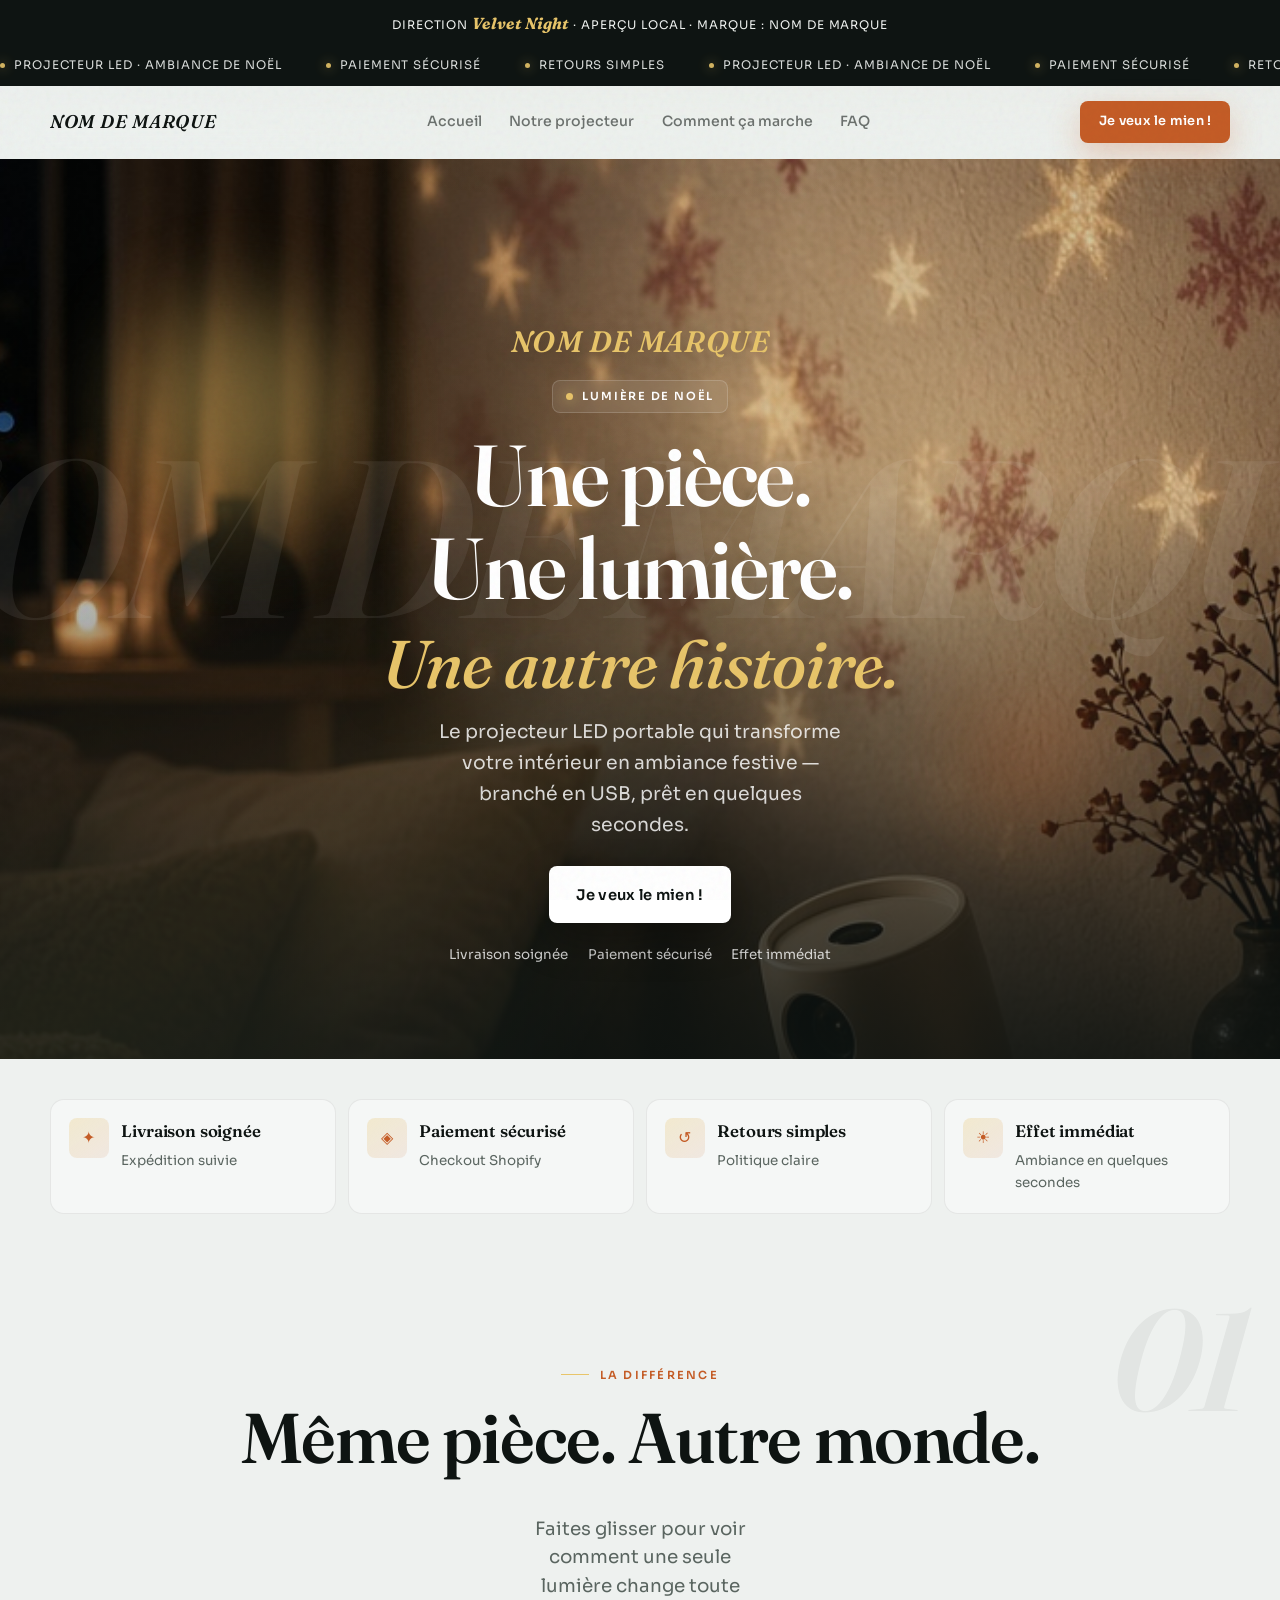
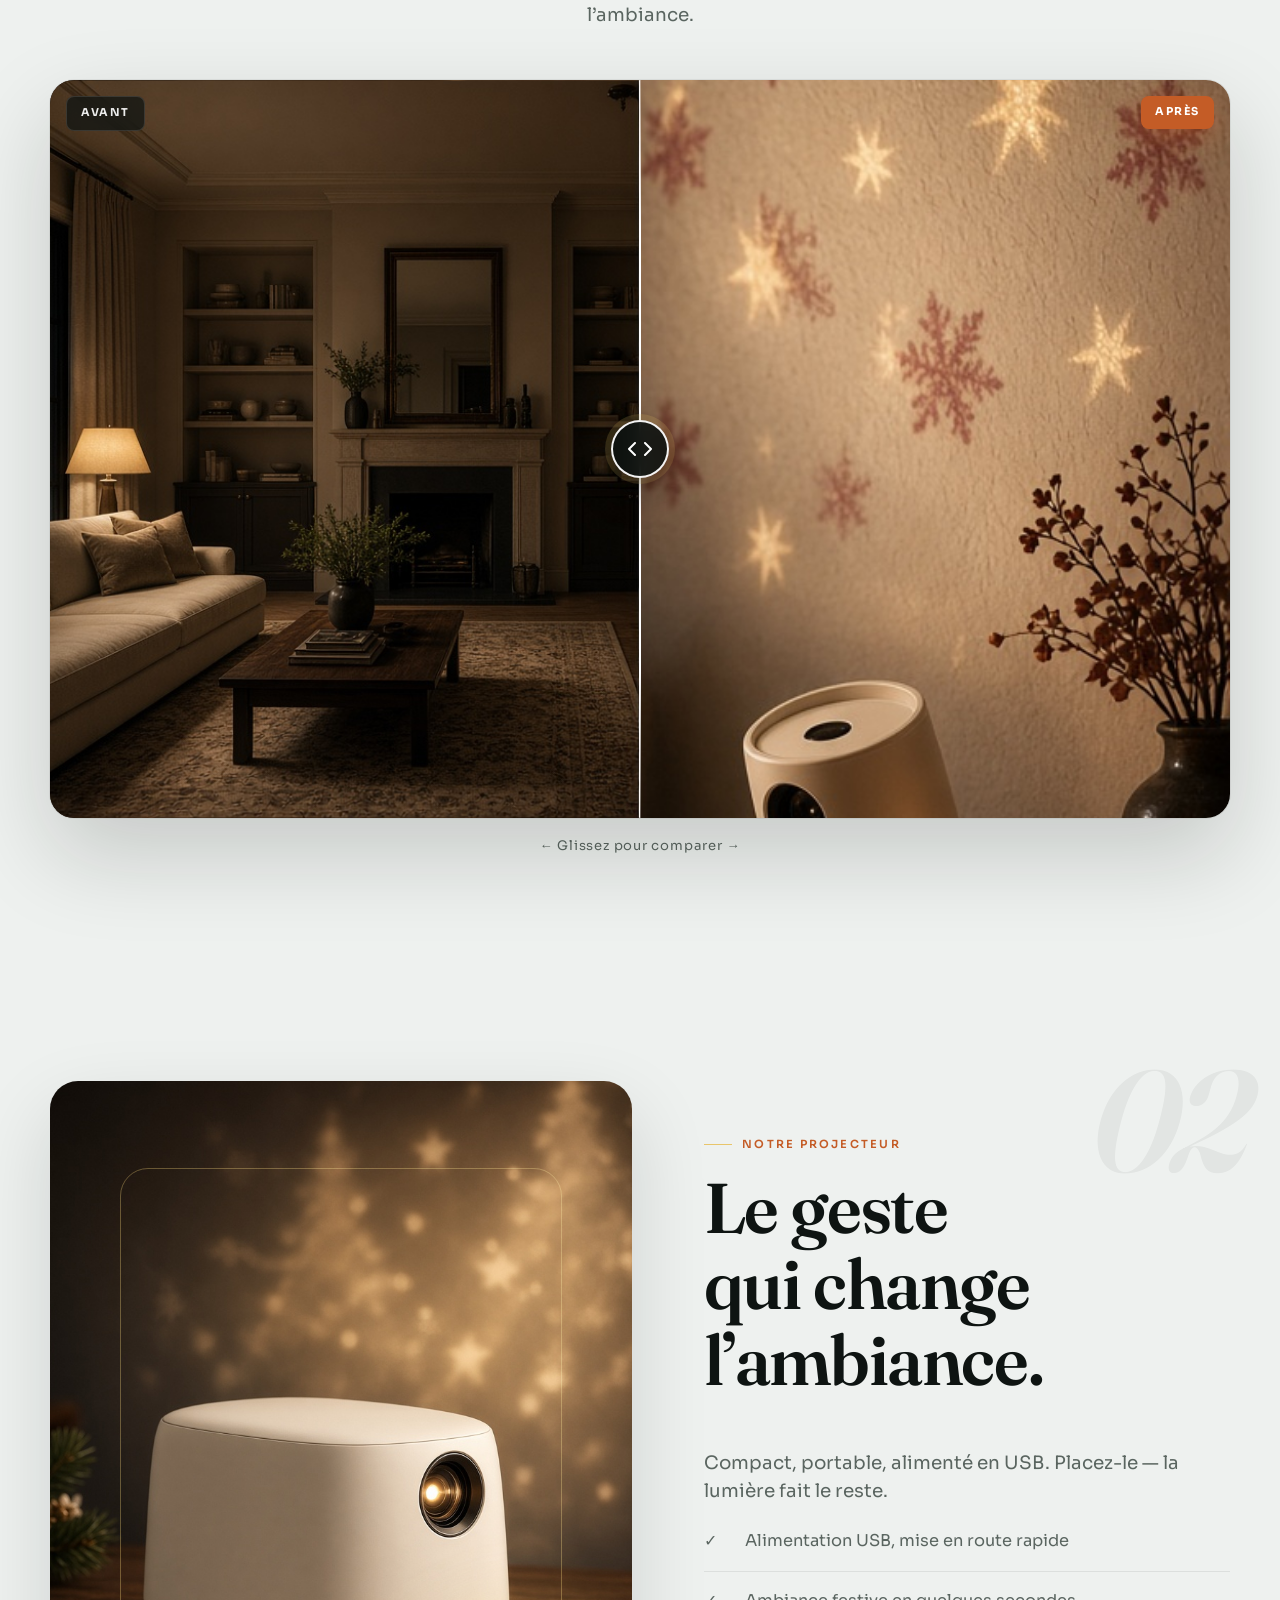
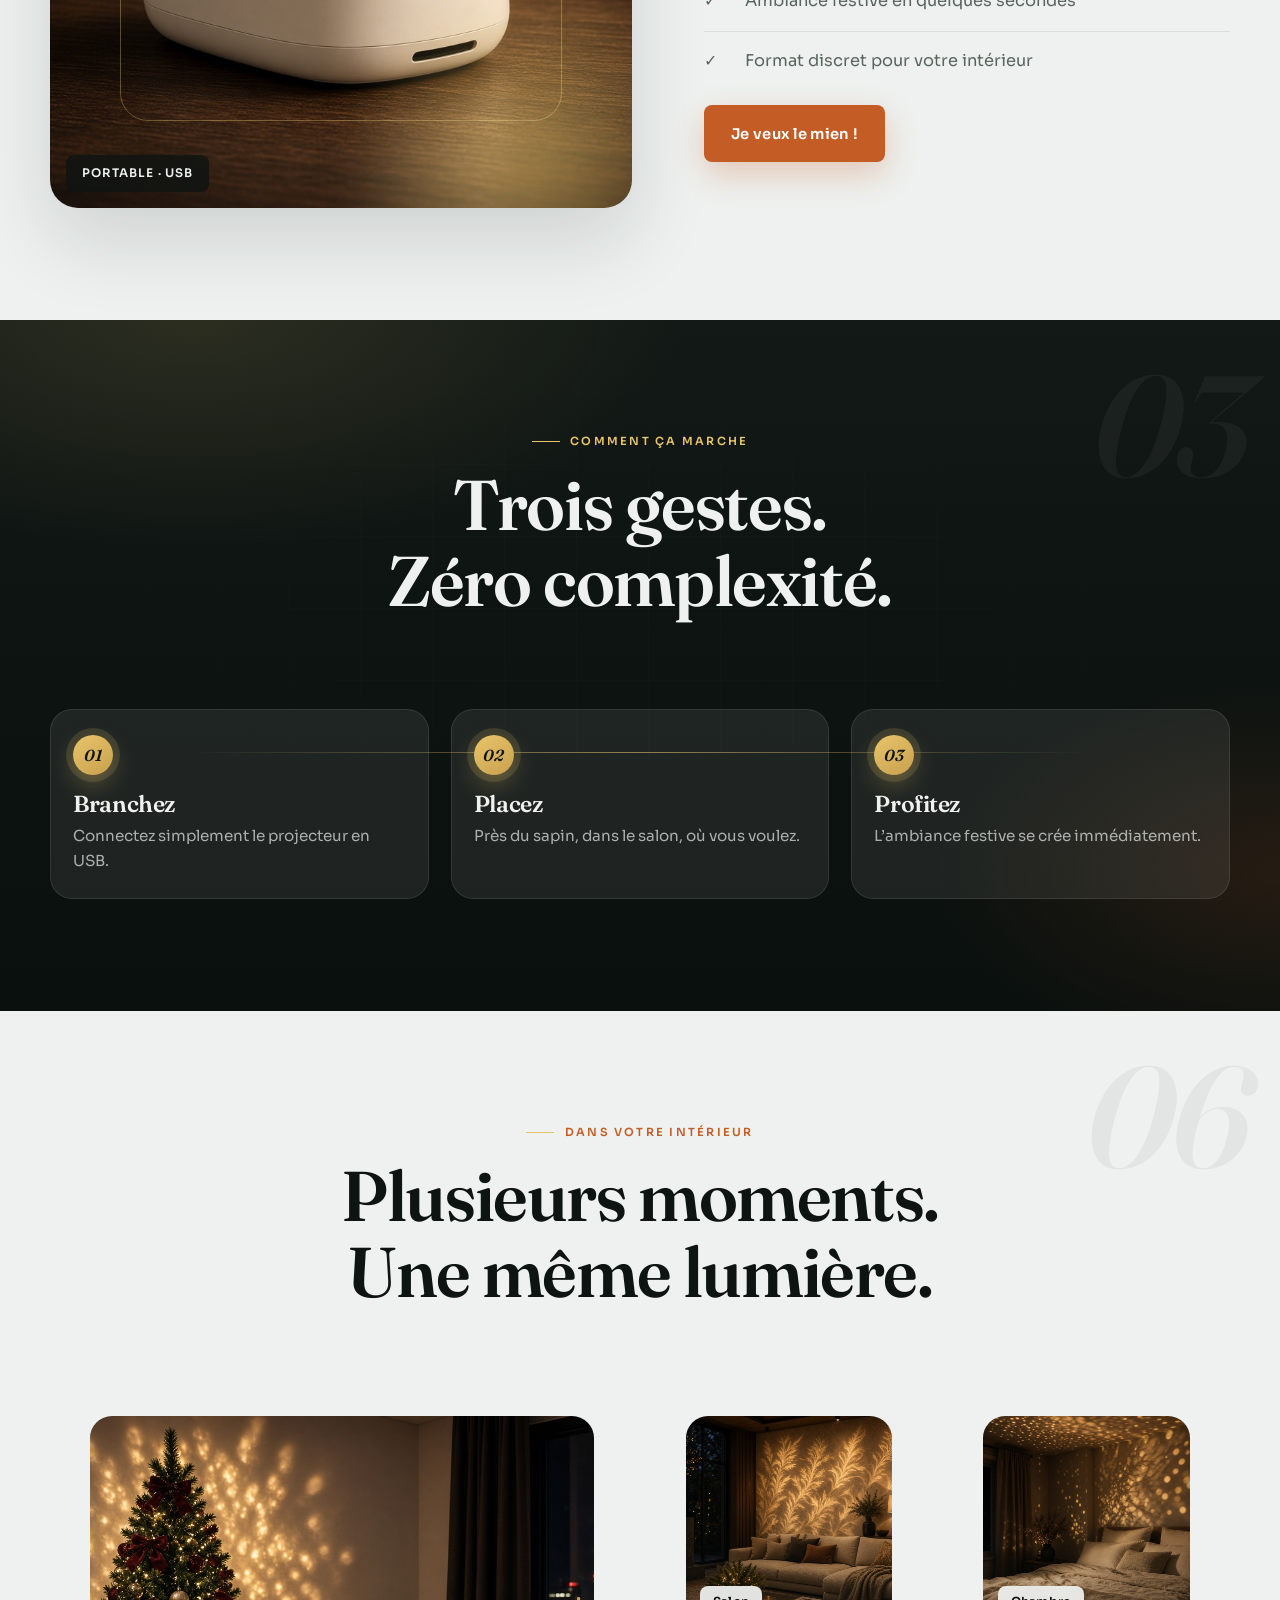
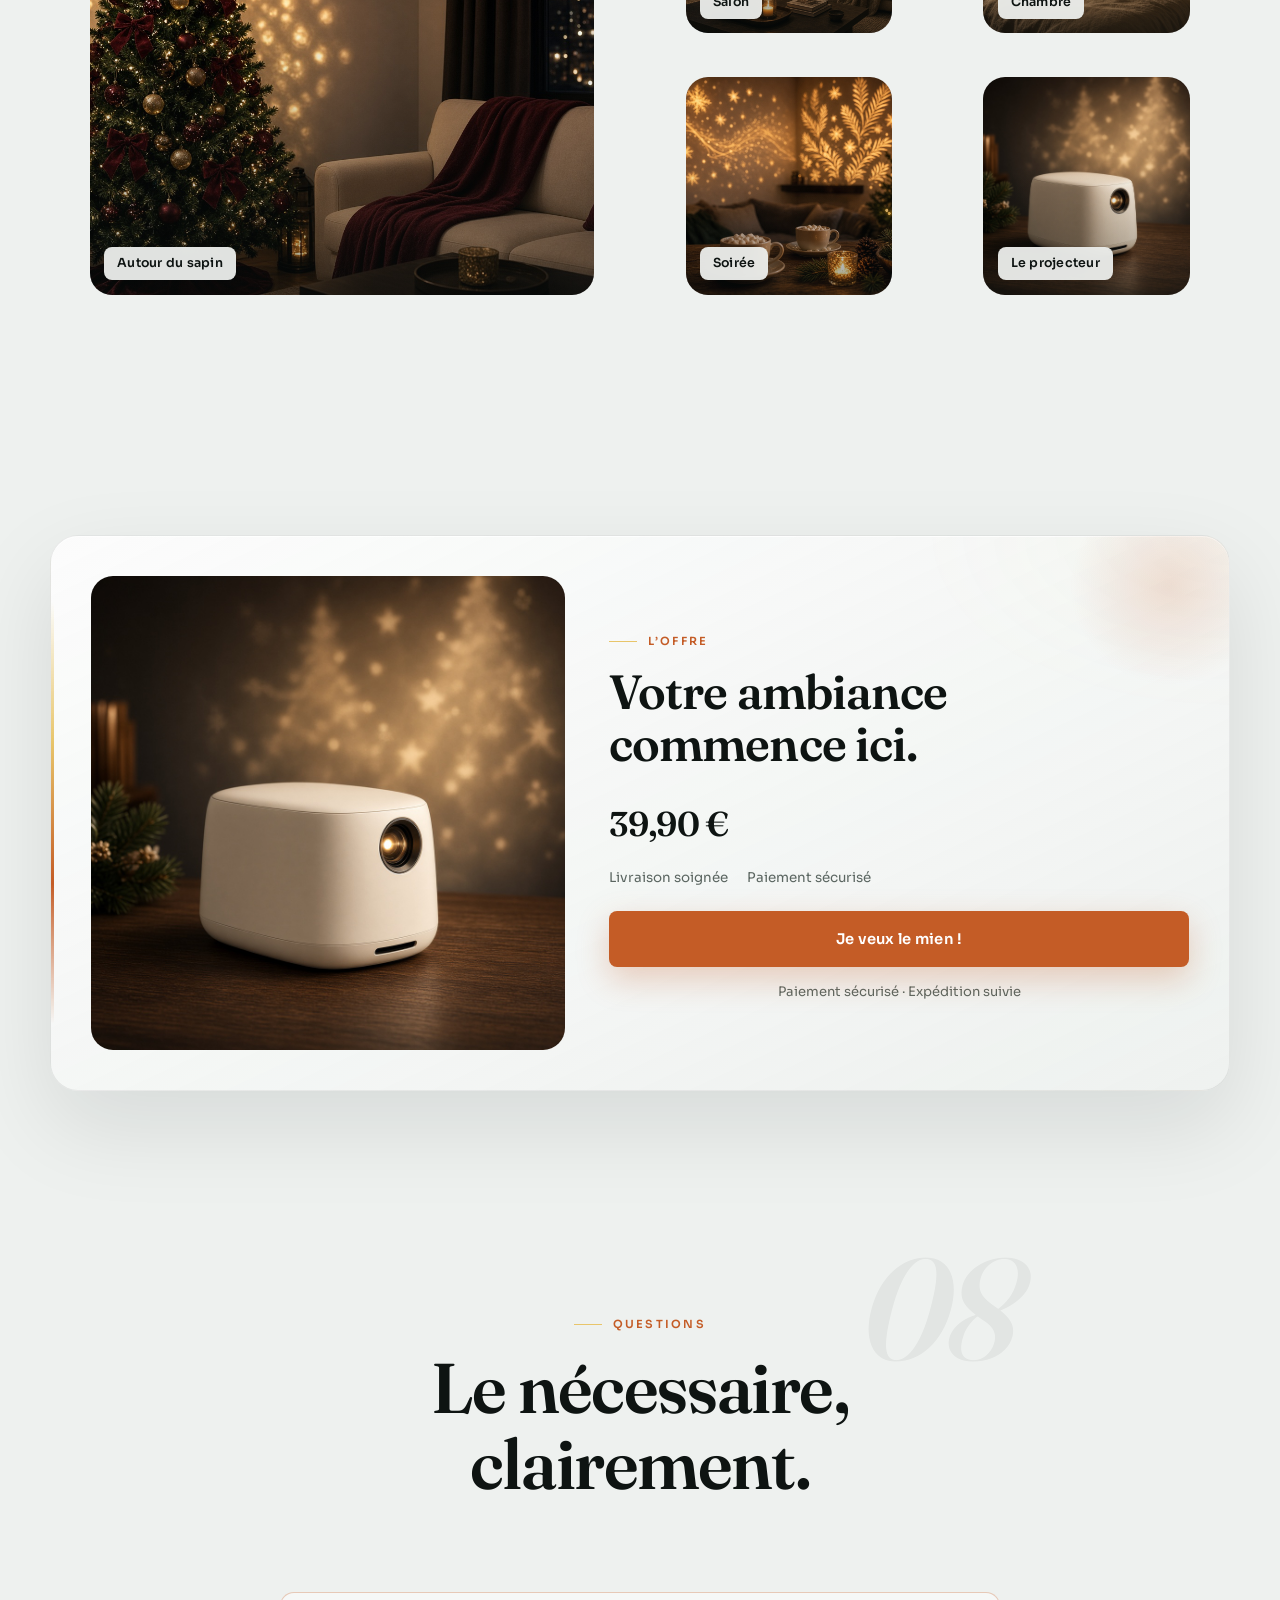
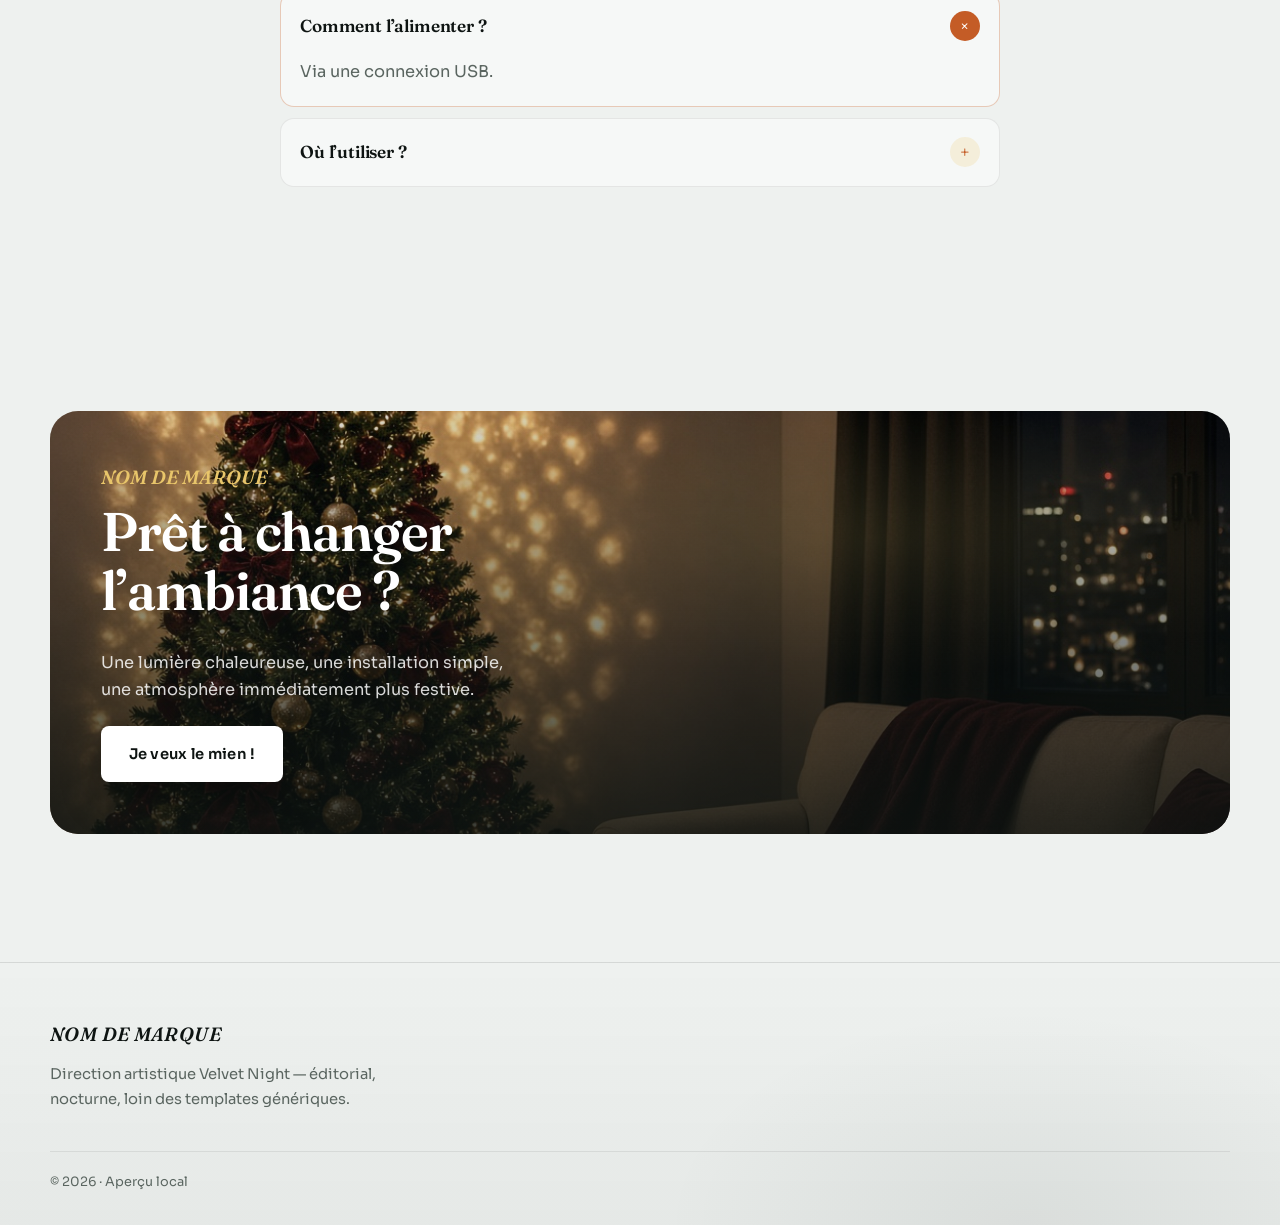
<file: index.html>
<!doctype html>
<html lang="fr">
<head>
  <meta charset="utf-8">
  <meta http-equiv="refresh" content="0; url=preview.html">
  <meta name="viewport" content="width=device-width,initial-scale=1">
  <title>Aperçu — Velvet Night</title>
  <link rel="canonical" href="preview.html">
  <script>location.replace('preview.html');</script>
</head>
<body>
  <p><a href="preview.html">Ouvrir l’aperçu du thème</a></p>
</body>
</html>
</file>
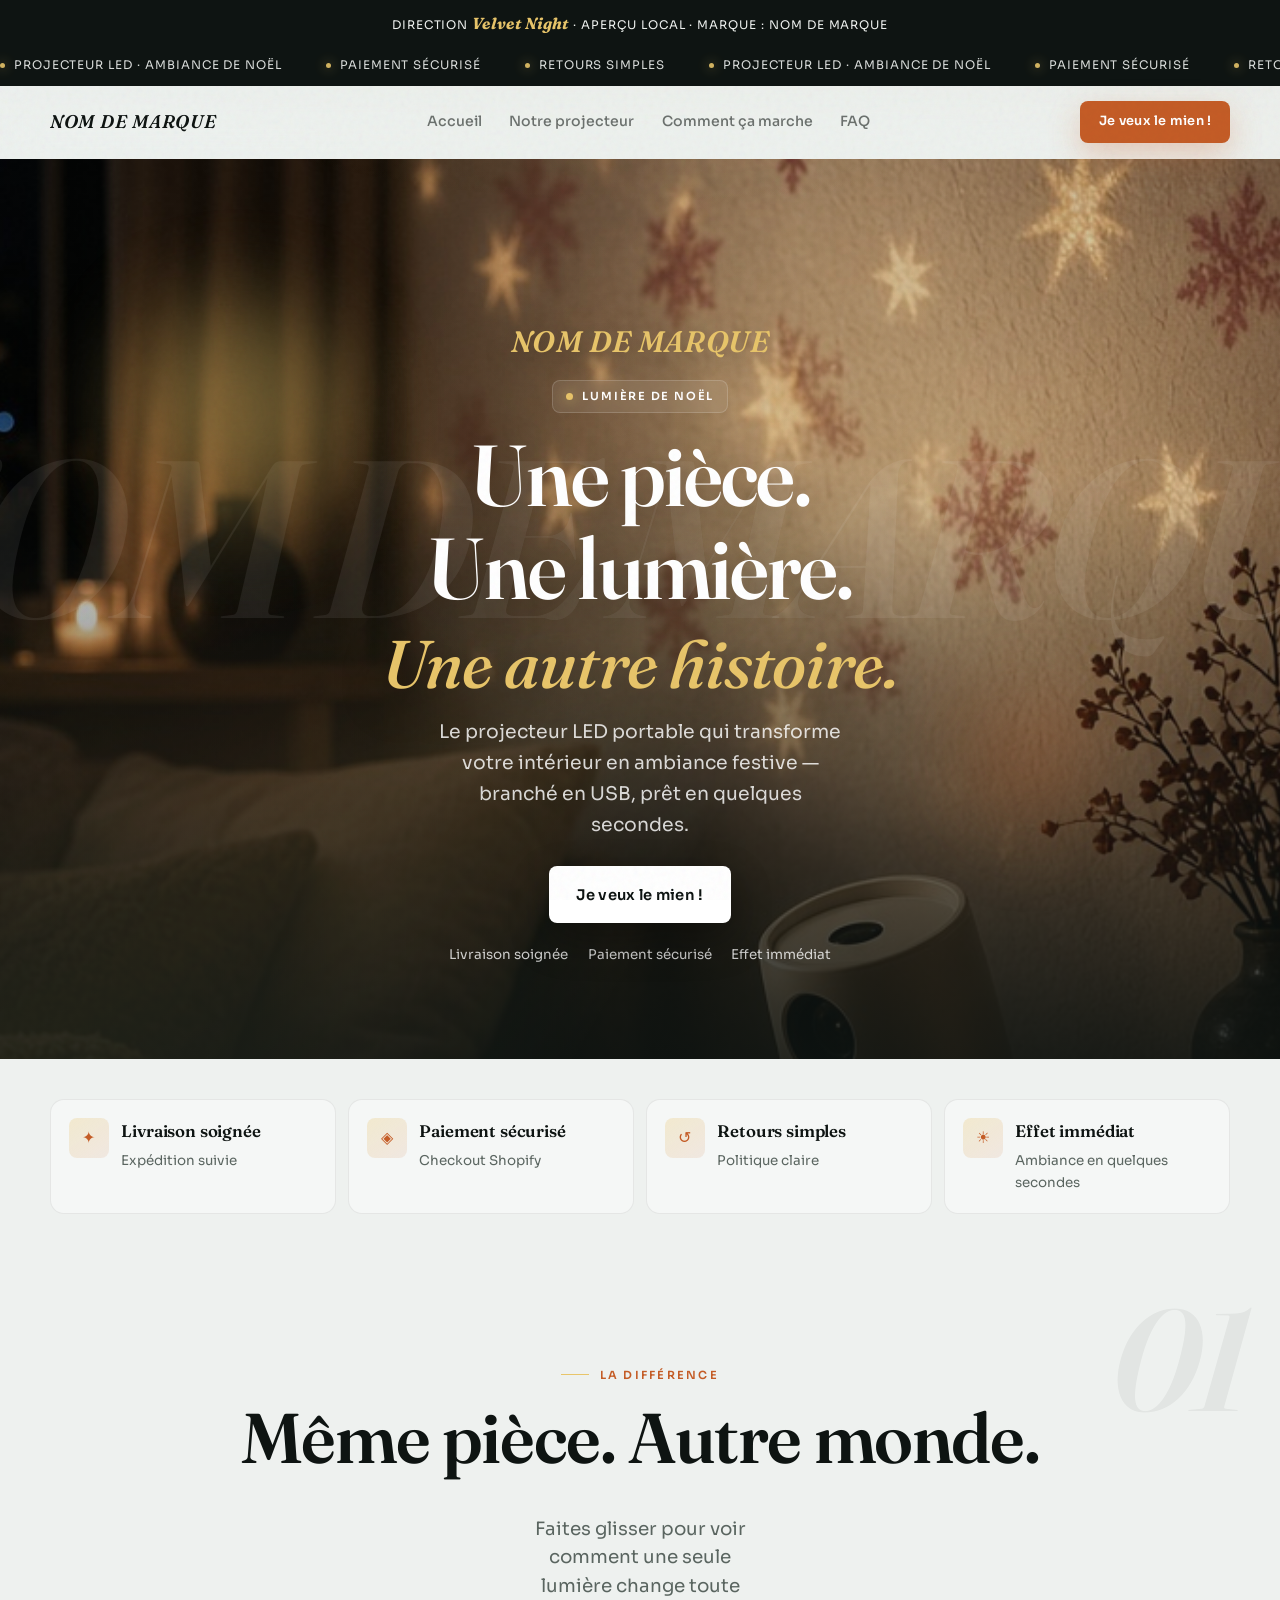
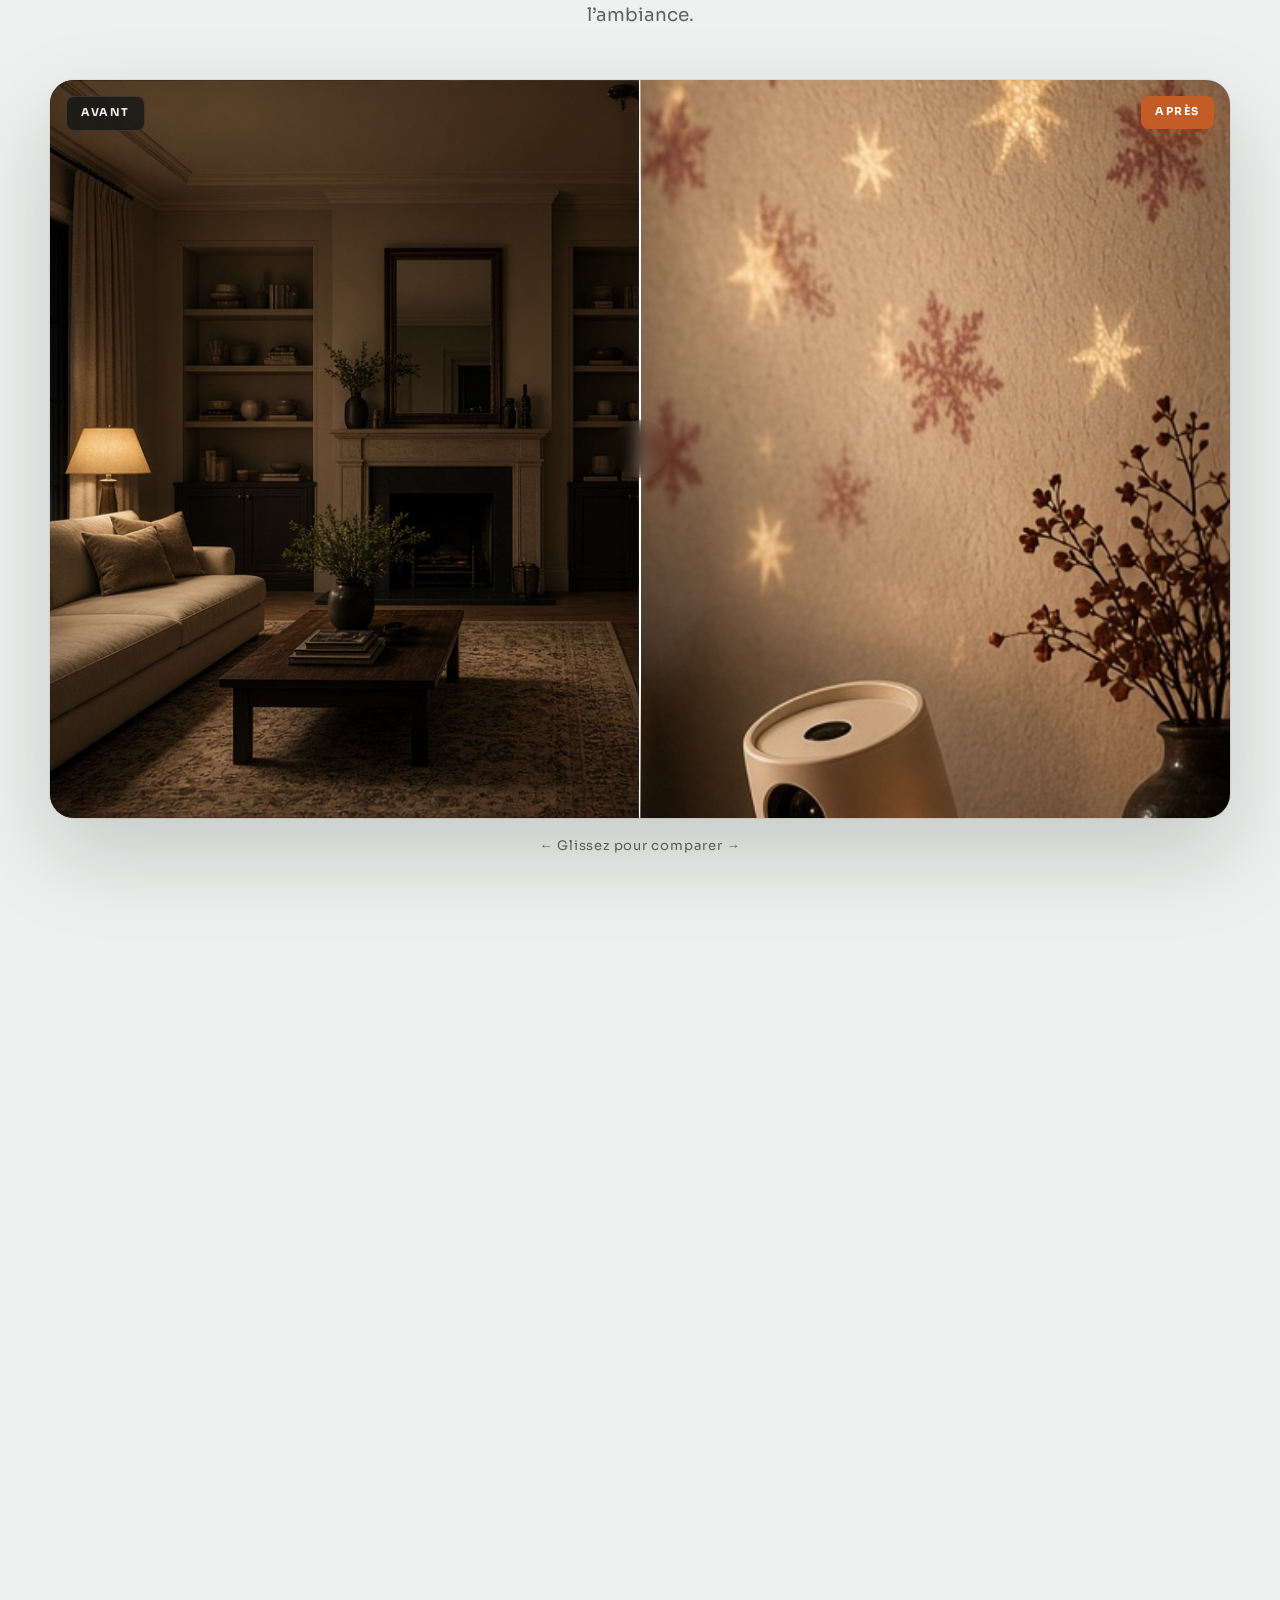
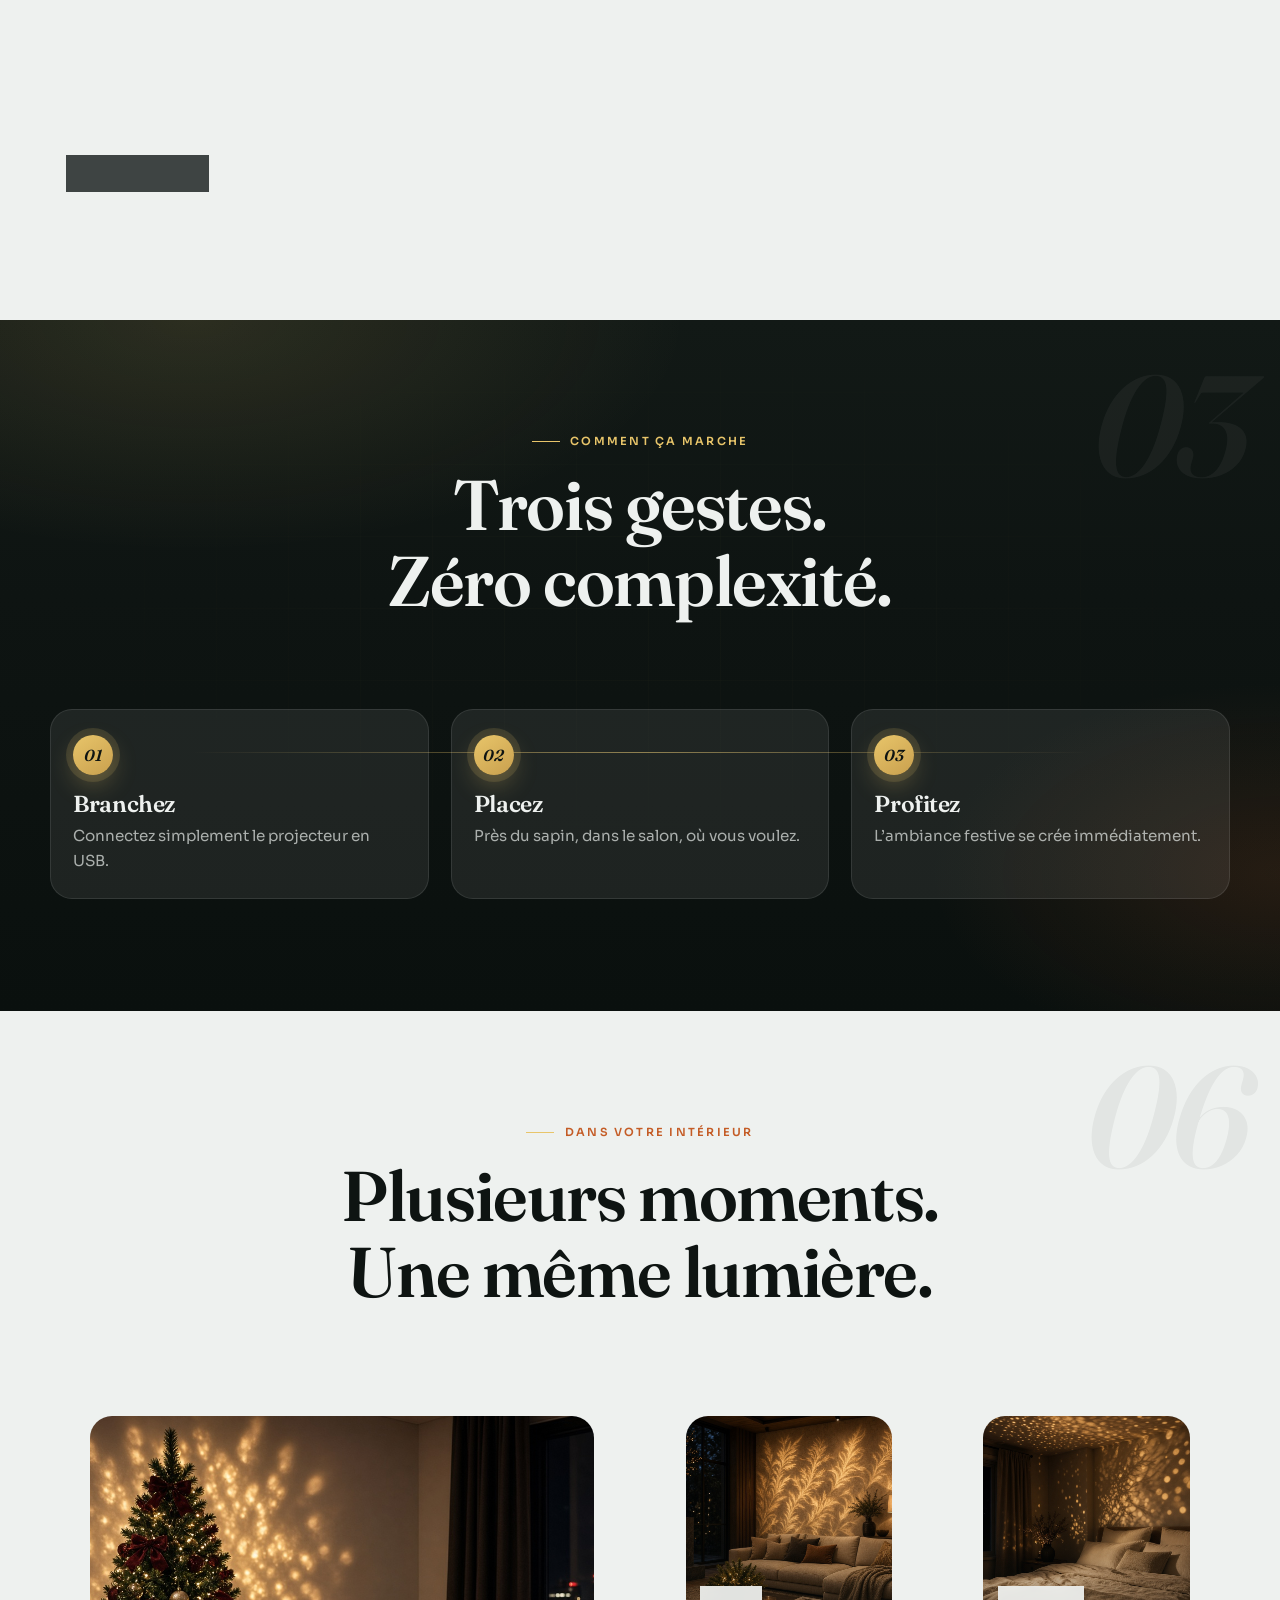
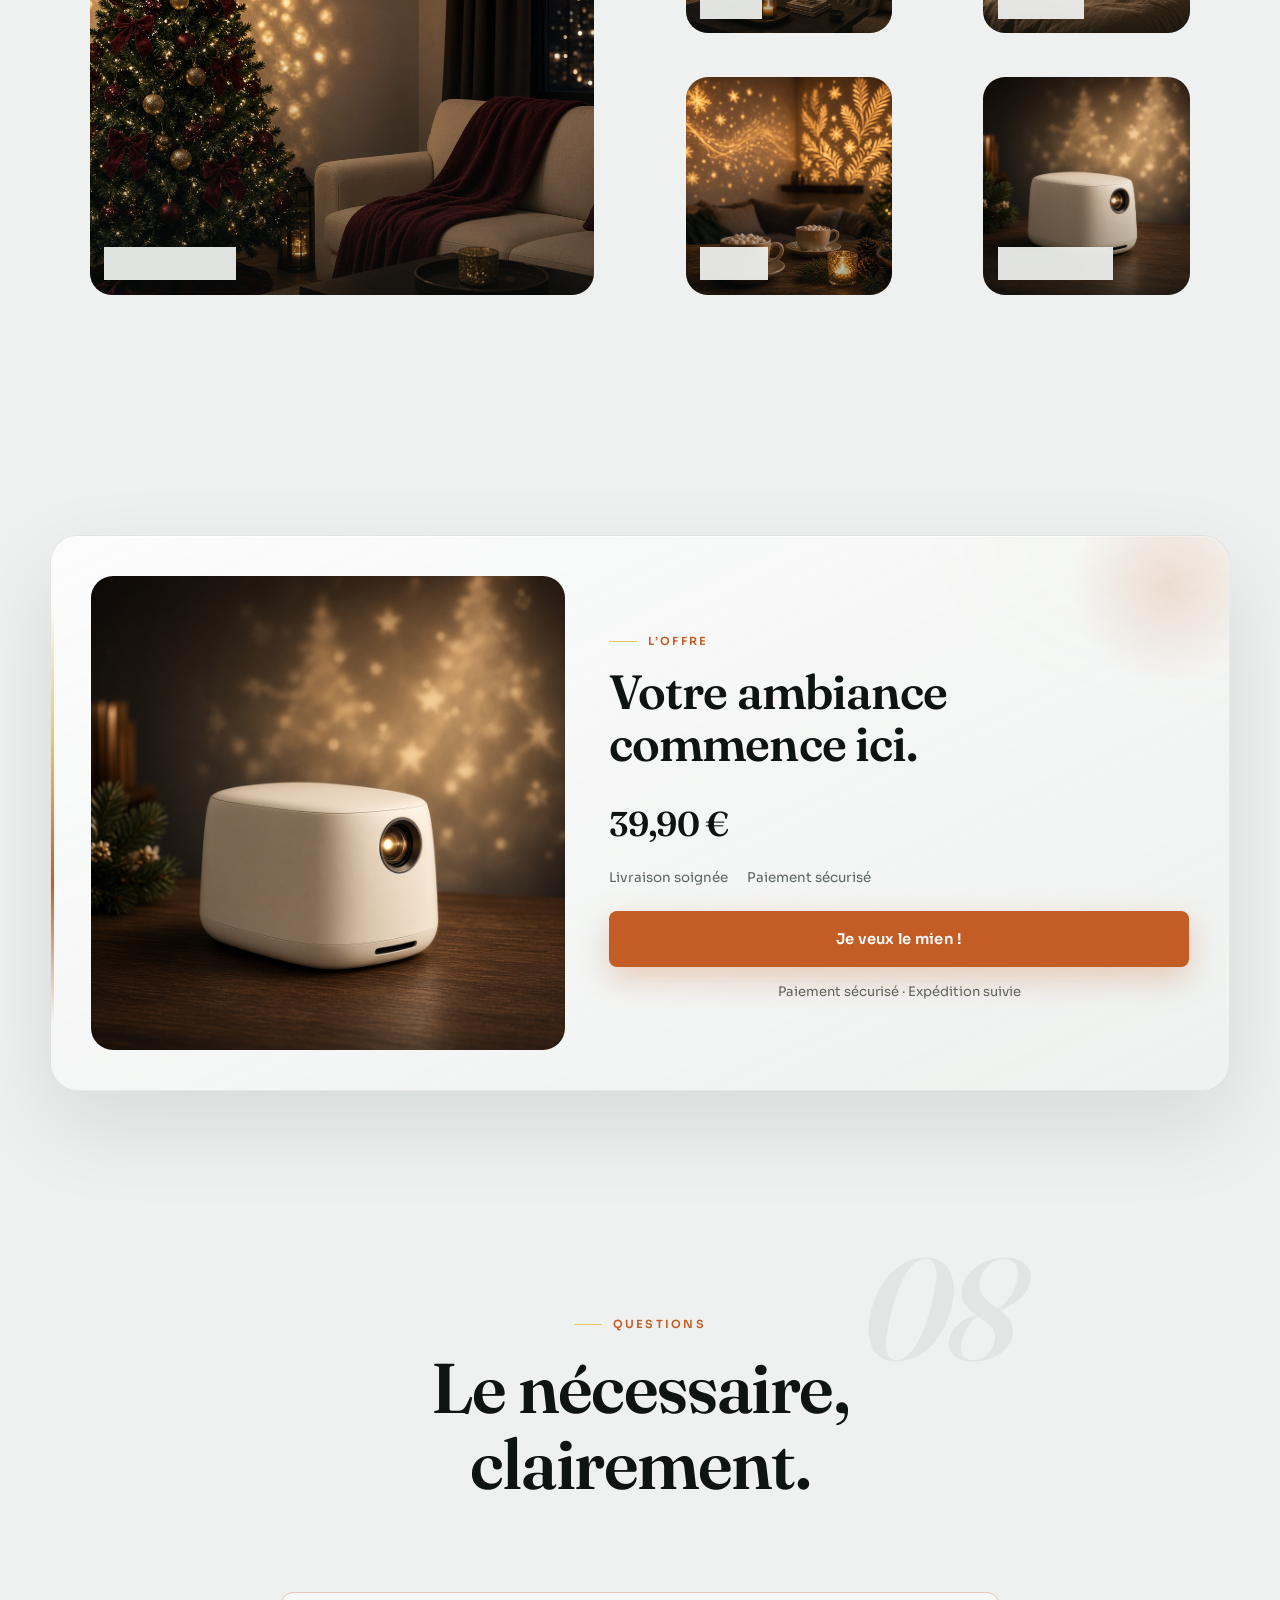
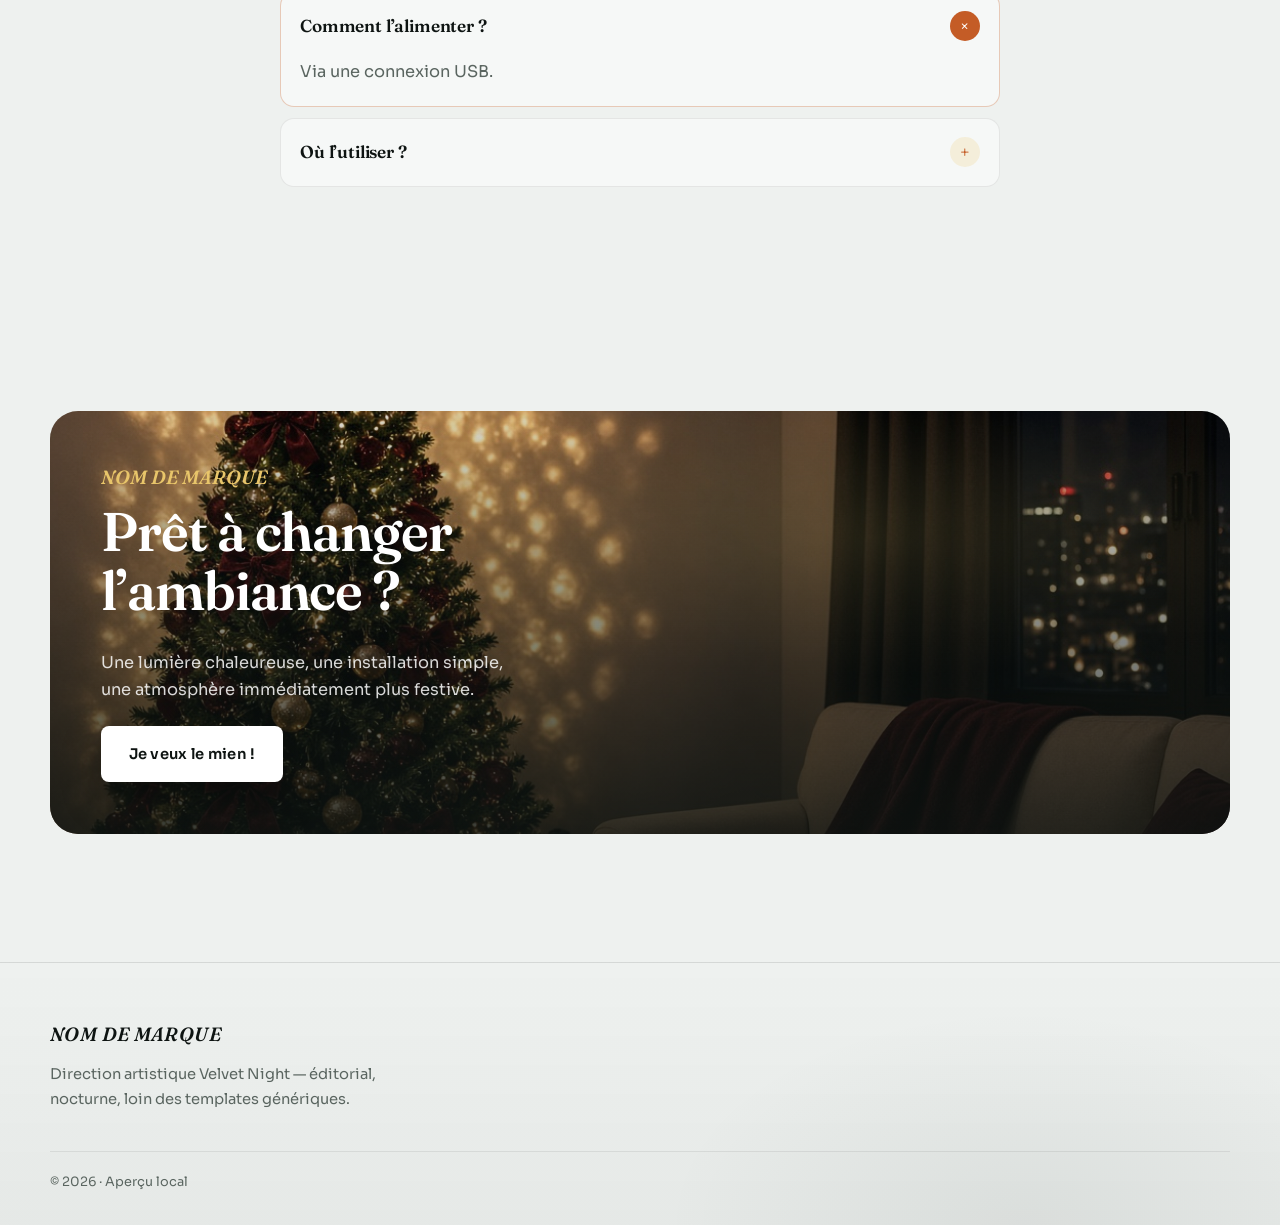
<file: preview.html>
<!doctype html>
<html lang="fr" class="js">
<head>
  <meta charset="utf-8">
  <meta name="viewport" content="width=device-width,initial-scale=1,viewport-fit=cover">
  <title>Aperçu — Velvet Night</title>
  <link rel="preconnect" href="https://fonts.googleapis.com">
  <link rel="preconnect" href="https://fonts.gstatic.com" crossorigin>
  <link href="https://fonts.googleapis.com/css2?family=Fraunces:opsz,wght@9..144,500;9..144,600;9..144,700&family=Sora:wght@400;500;600;700&display=swap" rel="stylesheet">
  <link rel="stylesheet" href="theme/assets/base.css">
  <style>
    :root{
      --ink:#0E1412;--parchment:#EEF1EF;--ember:#C45C26;--ember-deep:#9A4519;
      --candle:#E8C56A;--mist:#8A9590;--mist-ink:#5A6560;--void:#0E1412;--pine:#1A2E28;
      --font-display:"Fraunces",Georgia,serif;--font-body:"Sora",sans-serif;
      --page-width:1180px;--section-space:112px;--type-scale:1;
      --header-height:72px;--radius-sm:8px;--radius-md:14px;--radius-lg:22px;
      --ease:cubic-bezier(0.22,1,0.36,1);
    }
    .preview-banner{
      position:sticky;top:0;z-index:400;background:#0E1412;color:#EEF1EF;
      text-align:center;font-size:.74rem;padding:.6rem 1rem;letter-spacing:.08em;text-transform:uppercase;
    }
    .preview-banner strong{color:#E8C56A;font-family:var(--font-display);font-style:italic;text-transform:none;letter-spacing:0;font-size:1rem}
    [data-animate]{opacity:1!important;transform:none!important}
  </style>
</head>
<body>
  <div class="preview-banner">Direction <strong>Velvet Night</strong> · aperçu local · marque : NOM DE MARQUE</div>

  <div class="announcement announcement--marquee">
    <div class="announcement__track">
      <span class="announcement__item">Projecteur LED · ambiance de Noël</span>
      <span class="announcement__item">Paiement sécurisé</span>
      <span class="announcement__item">Retours simples</span>
      <span class="announcement__item">Projecteur LED · ambiance de Noël</span>
      <span class="announcement__item">Paiement sécurisé</span>
      <span class="announcement__item">Retours simples</span>
      <span class="announcement__item">Projecteur LED · ambiance de Noël</span>
      <span class="announcement__item">Paiement sécurisé</span>
    </div>
  </div>

  <header class="site-header is-scrolled" data-site-header>
    <div class="page-width site-header__inner">
      <span class="icon-btn menu-toggle">☰</span>
      <a class="brand" href="#">NOM DE MARQUE</a>
      <nav class="nav-desktop">
        <a href="#accueil">Accueil</a>
        <a href="#produit">Notre projecteur</a>
        <a href="#comment-ca-marche">Comment ça marche</a>
        <a href="#faq">FAQ</a>
      </nav>
      <div class="header-actions">
        <a class="btn header-cta" href="#offre">Je veux le mien !</a>
      </div>
    </div>
  </header>

  <main>
    <section class="hero hero--visual" id="accueil">
      <div class="hero__media"><img src="theme/assets/hero-ambiance.jpg" alt=""></div>
      <div class="hero__overlay"></div>
      <div class="hero__rays" aria-hidden="true"></div>
      <p class="hero__brandmark" aria-hidden="true">NOM DE MARQUE</p>
      <div class="hero__orbs" aria-hidden="true">
        <span class="hero__orb hero__orb--1"></span>
        <span class="hero__orb hero__orb--2"></span>
        <span class="hero__orb hero__orb--3"></span>
      </div>
      <div class="page-width">
        <div class="hero__content">
          <span class="hero__brand">NOM DE MARQUE</span>
          <span class="hero__kicker"><span class="hero__kicker-dot"></span> Lumière de Noël</span>
          <h1 class="hero__title">Une pièce. Une lumière.<em>Une autre histoire.</em></h1>
          <p class="hero__subtitle">Le projecteur LED portable qui transforme votre intérieur en ambiance festive — branché en USB, prêt en quelques secondes.</p>
          <div class="hero__cta btn-group">
            <a class="btn btn--light btn--hero" href="#offre">Je veux le mien !</a>
          </div>
          <ul class="trust-row" style="justify-content:center">
            <li class="trust-item">Livraison soignée</li>
            <li class="trust-item">Paiement sécurisé</li>
            <li class="trust-item">Effet immédiat</li>
          </ul>
        </div>
      </div>
    </section>

    <section class="section" style="padding-block:2.5rem">
      <div class="page-width">
        <div class="trust-strip">
          <div class="trust-strip__item"><div class="trust-strip__icon">✦</div><div><p class="trust-strip__title">Livraison soignée</p><p class="trust-strip__text">Expédition suivie</p></div></div>
          <div class="trust-strip__item"><div class="trust-strip__icon">◈</div><div><p class="trust-strip__title">Paiement sécurisé</p><p class="trust-strip__text">Checkout Shopify</p></div></div>
          <div class="trust-strip__item"><div class="trust-strip__icon">↺</div><div><p class="trust-strip__title">Retours simples</p><p class="trust-strip__text">Politique claire</p></div></div>
          <div class="trust-strip__item"><div class="trust-strip__icon">☀</div><div><p class="trust-strip__title">Effet immédiat</p><p class="trust-strip__text">Ambiance en quelques secondes</p></div></div>
        </div>
      </div>
    </section>

    <section class="section" id="avant-apres">
      <div class="page-width">
        <div class="section__header section__header--center" data-index="01">
          <span class="section__eyebrow">La différence</span>
          <h2 class="section__title section__title--wide">Même pièce. Autre monde.</h2>
          <p class="section__subtitle">Faites glisser pour voir comment une seule lumière change toute l’ambiance.</p>
        </div>
        <div class="ba__slider" data-ba-slider style="--ba-pos:50%">
          <div class="ba__layer ba__layer--after">
            <img src="theme/assets/hero-ambiance.jpg" alt="Après">
          </div>
          <div class="ba__layer ba__layer--before" data-ba-before>
            <img src="theme/assets/before-after.jpg" alt="Avant">
          </div>
          <div class="ba__handle" data-ba-handle aria-hidden="true">
            <span class="ba__handle-btn">
              <span class="ba__handle-arrows">
                <svg width="10" height="14" viewBox="0 0 10 14" fill="none"><path d="M8 1L2 7l6 6" stroke="currentColor" stroke-width="2" stroke-linecap="round" stroke-linejoin="round"/></svg>
                <svg width="10" height="14" viewBox="0 0 10 14" fill="none"><path d="M2 1l6 6-6 6" stroke="currentColor" stroke-width="2" stroke-linecap="round" stroke-linejoin="round"/></svg>
              </span>
            </span>
          </div>
          <input class="ba__range" type="range" min="0" max="100" value="50" step="0.1" data-ba-range aria-label="Comparer avant et après">
          <span class="ba__label ba__label--before">Avant</span>
          <span class="ba__label ba__label--after">Après</span>
        </div>
        <p class="ba__hint">← Glissez pour comparer →</p>
      </div>
    </section>

    <section class="section" id="produit">
      <div class="page-width showcase">
        <div class="showcase__image">
          <img src="theme/assets/product-demo.jpg" alt="">
          <span class="showcase__badge">Portable · USB</span>
        </div>
        <div>
          <div class="section__header" data-index="02">
            <span class="section__eyebrow">Notre projecteur</span>
            <h2 class="section__title">Le geste qui change l’ambiance.</h2>
          </div>
          <p class="section__subtitle" style="margin-bottom:1.2rem">Compact, portable, alimenté en USB. Placez-le — la lumière fait le reste.</p>
          <ul class="benefit-list">
            <li><span>✓</span><span>Alimentation USB, mise en route rapide</span></li>
            <li><span>✓</span><span>Ambiance festive en quelques secondes</span></li>
            <li><span>✓</span><span>Format discret pour votre intérieur</span></li>
          </ul>
          <a class="btn" href="#offre">Je veux le mien !</a>
        </div>
      </div>
    </section>

    <section class="section section--night" id="comment-ca-marche">
      <div class="page-width">
        <div class="section__header section__header--center" data-index="03">
          <span class="section__eyebrow">Comment ça marche</span>
          <h2 class="section__title">Trois gestes. Zéro complexité.</h2>
        </div>
        <div class="steps">
          <article class="step"><span class="step__num">01</span><h3 class="step__title">Branchez</h3><p class="step__text">Connectez simplement le projecteur en USB.</p></article>
          <article class="step"><span class="step__num">02</span><h3 class="step__title">Placez</h3><p class="step__text">Près du sapin, dans le salon, où vous voulez.</p></article>
          <article class="step"><span class="step__num">03</span><h3 class="step__title">Profitez</h3><p class="step__text">L’ambiance festive se crée immédiatement.</p></article>
        </div>
      </div>
    </section>

    <section class="section">
      <div class="page-width">
        <div class="section__header section__header--center" data-index="06">
          <span class="section__eyebrow">Dans votre intérieur</span>
          <h2 class="section__title section__title--wide">Plusieurs moments. Une même lumière.</h2>
        </div>
        <div class="usages">
          <figure class="usage"><img src="theme/assets/usage-tree.jpg" alt=""><figcaption class="usage__label">Autour du sapin</figcaption></figure>
          <figure class="usage"><img src="theme/assets/usage-living.jpg" alt=""><figcaption class="usage__label">Salon</figcaption></figure>
          <figure class="usage"><img src="theme/assets/usage-bedroom.jpg" alt=""><figcaption class="usage__label">Chambre</figcaption></figure>
          <figure class="usage"><img src="theme/assets/usage-evening.jpg" alt=""><figcaption class="usage__label">Soirée</figcaption></figure>
          <figure class="usage"><img src="theme/assets/product-demo.jpg" alt=""><figcaption class="usage__label">Le projecteur</figcaption></figure>
        </div>
      </div>
    </section>

    <section class="section" id="offre">
      <div class="page-width">
        <div class="offer">
          <div class="offer__media"><img src="theme/assets/product-demo.jpg" alt=""></div>
          <div>
            <span class="section__eyebrow">L’offre</span>
            <h2 class="offer__title">Votre ambiance commence ici.</h2>
            <div class="offer__meta">
              <div class="price"><span class="price__regular">39,90 €</span></div>
              <div class="trust-row">
                <span class="trust-item">Livraison soignée</span>
                <span class="trust-item">Paiement sécurisé</span>
              </div>
            </div>
            <a class="btn btn--full" href="#">Je veux le mien !</a>
            <p class="offer__payment-note">Paiement sécurisé · Expédition suivie</p>
          </div>
        </div>
      </div>
    </section>

    <section class="section" id="faq">
      <div class="page-width page-width--narrow">
        <div class="section__header section__header--center" data-index="08">
          <span class="section__eyebrow">Questions</span>
          <h2 class="section__title">Le nécessaire, clairement.</h2>
        </div>
        <div class="faq">
          <details class="faq-item" open>
            <summary><span>Comment l’alimenter ?</span><span class="faq-item__icon">+</span></summary>
            <div class="faq-item__body"><p>Via une connexion USB.</p></div>
          </details>
          <details class="faq-item">
            <summary><span>Où l’utiliser ?</span><span class="faq-item__icon">+</span></summary>
            <div class="faq-item__body"><p>En intérieur : salon, sapin, chambre, soirée de Noël.</p></div>
          </details>
        </div>
      </div>
    </section>

    <section class="section">
      <div class="page-width">
        <div class="final-cta">
          <div class="final-cta__media"><img src="theme/assets/usage-tree.jpg" alt=""></div>
          <div class="final-cta__overlay"></div>
          <div class="final-cta__content">
            <span class="final-cta__brand">NOM DE MARQUE</span>
            <h2 class="final-cta__title">Prêt à changer l’ambiance ?</h2>
            <p class="final-cta__text">Une lumière chaleureuse, une installation simple, une atmosphère immédiatement plus festive.</p>
            <a class="btn btn--light" href="#offre">Je veux le mien !</a>
          </div>
        </div>
      </div>
    </section>
  </main>

  <footer class="site-footer">
    <div class="page-width">
      <div class="footer-brand">NOM DE MARQUE</div>
      <p class="footer-text">Direction artistique Velvet Night — éditorial, nocturne, loin des templates génériques.</p>
      <div class="footer-bottom"><span>© 2026 · Aperçu local</span></div>
    </div>
  </footer>

  <script>
    window.themeSettings = { animations: true, cartDrawer: false, stickyAtc: false };
    window.routes = { cartAddUrl: '/cart/add.js', cartUrl: '/cart', cartChangeUrl: '/cart/change.js' };
  </script>
  <script src="theme/assets/theme.js"></script>
</body>
</html>
</file>
<file: theme/assets/base.css>
/* ==========================================================================
   NOM DE MARQUE — Velvet Night
   Mono-product Christmas light theme · editorial, nocturnal, copper-lit
   ========================================================================== */

*,*::before,*::after{box-sizing:border-box}
html{scroll-behavior:smooth;-webkit-text-size-adjust:100%}
body{
  margin:0;
  font-family:var(--font-body);
  font-weight:400;
  font-size:calc(1.02rem * var(--type-scale,1));
  line-height:1.65;
  color:var(--ink);
  background:
    radial-gradient(1200px 600px at 10% -10%, rgba(232,197,106,.12), transparent 55%),
    radial-gradient(900px 500px at 100% 0%, rgba(196,92,38,.07), transparent 50%),
    radial-gradient(800px 480px at 80% 100%, rgba(26,46,40,.06), transparent 45%),
    var(--parchment);
  -webkit-font-smoothing:antialiased;
  overflow-x:hidden;
}

/* Living atmosphere: grain + soft light veil */
body::before{
  content:"";
  position:fixed;inset:0;pointer-events:none;z-index:9000;
  opacity:.055;
  background-image:url("data:image/svg+xml,%3Csvg viewBox='0 0 200 200' xmlns='http://www.w3.org/2000/svg'%3E%3Cfilter id='n'%3E%3CfeTurbulence type='fractalNoise' baseFrequency='0.85' numOctaves='3' stitchTiles='stitch'/%3E%3C/filter%3E%3Crect width='100%25' height='100%25' filter='url(%23n)'/%3E%3C/svg%3E");
  mix-blend-mode:multiply;
}
body::after{
  content:"";
  position:fixed;inset:0;pointer-events:none;z-index:0;
  background:
    radial-gradient(ellipse 70% 40% at 50% -5%, rgba(232,197,106,.08), transparent 70%);
}

img,picture,video,svg{display:block;max-width:100%;height:auto}
button,input,select,textarea{font:inherit;color:inherit}
a{color:inherit;text-decoration-thickness:1px;text-underline-offset:.22em;transition:color .3s ease}
a:hover{color:var(--ember)}
h1,h2,h3,h4{
  font-family:var(--font-display);
  font-weight:600;
  font-optical-sizing:auto;
  line-height:1.08;
  letter-spacing:-.02em;
  margin:0 0 .55em;
}
p{margin:0 0 1em}
ul,ol{margin:0;padding:0;list-style:none}

.visually-hidden{
  position:absolute!important;width:1px;height:1px;padding:0;margin:-1px;
  overflow:hidden;clip:rect(0,0,0,0);white-space:nowrap;border:0;
}
.skip-link{
  position:absolute;left:1rem;top:-120%;z-index:10001;
  background:var(--ember);color:#fff;padding:.75rem 1rem;border-radius:var(--radius-sm);
}
.skip-link:focus{top:1rem}

.page-width{width:min(100% - 2rem, var(--page-width,1180px));margin-inline:auto;position:relative;z-index:1}
.page-width--narrow{width:min(100% - 2rem, 720px)}
.section{padding-block:clamp(3.75rem, 9vw, var(--section-space, 7rem));position:relative;z-index:1}
.section--flush{padding-block:0}
.section--night{
  position:relative;
  background:
    radial-gradient(900px 420px at 15% 0%, rgba(232,197,106,.12), transparent 55%),
    radial-gradient(700px 380px at 100% 80%, rgba(196,92,38,.14), transparent 50%),
    linear-gradient(180deg, #121916 0%, var(--void) 40%, #0A100E 100%);
  color:var(--parchment);
  overflow:hidden;
}
.section--night::before{
  content:"";position:absolute;inset:0;pointer-events:none;opacity:.35;
  background-image:
    linear-gradient(rgba(232,197,106,.05) 1px, transparent 1px),
    linear-gradient(90deg, rgba(232,197,106,.05) 1px, transparent 1px);
  background-size:72px 72px;
  mask-image:radial-gradient(ellipse 70% 60% at 50% 40%, #000 20%, transparent 75%);
}
.section--night .section__subtitle,
.section--night .step__text,
.section--night .benefit__text{color:rgba(238,241,239,.68)}
.section--night .section__eyebrow{color:var(--candle)}
.section--night .section__eyebrow::before{background:var(--candle)}

.section__eyebrow{
  display:inline-flex;align-items:center;gap:.65rem;
  margin-bottom:1rem;
  font-family:var(--font-body);
  font-size:.7rem;font-weight:600;
  letter-spacing:.2em;text-transform:uppercase;
  color:var(--ember);
}
.section__eyebrow::before{
  content:"";width:1.75rem;height:1px;background:var(--candle);
}
.section__title{
  font-size:clamp(2.35rem, 6.8vw, 4.4rem);
  max-width:12ch;
  text-wrap:balance;
  font-weight:600;
}
.section__title--wide{max-width:16ch}
.section__subtitle{
  color:var(--mist-ink);
  font-size:clamp(1.02rem, 2.2vw, 1.15rem);
  max-width:36ch;
  margin:0;
  line-height:1.55;
}
.section__header{margin-bottom:clamp(1.9rem,4vw,3.2rem);position:relative}
.section__header--center{text-align:center;display:flex;flex-direction:column;align-items:center}
.section__header--center .section__title,
.section__header--center .section__subtitle{max-width:18ch}
.section__header--center .section__eyebrow{justify-content:center}

/* Giant editorial index behind section titles */
.section__header[data-index]::after{
  content:attr(data-index);
  position:absolute;right:-.1em;top:-.55em;
  font-family:var(--font-display);font-weight:600;font-style:italic;
  font-size:clamp(5rem,14vw,9rem);line-height:1;
  color:rgba(14,20,18,.05);pointer-events:none;letter-spacing:-.04em;
  z-index:0;
}
.section--night .section__header[data-index]::after{color:rgba(238,241,239,.05)}
.section__header > *{position:relative;z-index:1}

/* Buttons — soft rectangle, copper heat */
.btn{
  --btn-bg:var(--ember);
  --btn-color:#fff;
  display:inline-flex;align-items:center;justify-content:center;gap:.55rem;
  min-height:54px;padding:.95rem 1.65rem;
  border:1px solid transparent;border-radius:var(--radius-sm);
  background:var(--btn-bg);color:var(--btn-color);
  font-family:var(--font-body);
  font-weight:600;font-size:.92rem;letter-spacing:.02em;
  text-decoration:none;cursor:pointer;
  transition:transform .35s var(--ease), background .35s var(--ease), box-shadow .35s var(--ease), border-color .35s var(--ease);
  box-shadow:0 12px 32px rgba(196,92,38,.28);
  -webkit-tap-highlight-color:transparent;
  position:relative;overflow:hidden;
}
.btn::after{
  content:"";position:absolute;inset:0;
  background:linear-gradient(115deg, transparent 25%, rgba(255,255,255,.2) 48%, transparent 72%);
  transform:translateX(-130%);
  transition:transform .75s var(--ease);
}
.btn:hover{transform:translateY(-2px);background:var(--ember-deep);color:var(--btn-color)}
.btn:hover::after{transform:translateX(130%)}
.btn:active{transform:translateY(0)}
.btn--ghost{
  --btn-bg:transparent;--btn-color:var(--ink);
  box-shadow:none;border-color:rgba(14,20,18,.18);background:rgba(255,255,255,.28);
  backdrop-filter:blur(8px);
}
.btn--ghost:hover{background:#fff;border-color:var(--candle);color:var(--ink)}
.btn--light{
  --btn-bg:#fff;--btn-color:var(--ink);
  box-shadow:0 16px 40px rgba(0,0,0,.3);
}
.btn--light:hover{background:var(--candle);color:var(--ink)}
.btn--full{width:100%}
.btn[disabled],.btn.is-loading{opacity:.65;pointer-events:none}
.btn-group{display:flex;flex-wrap:wrap;gap:.8rem}

.media{position:relative;overflow:hidden;border-radius:var(--radius-lg);background:rgba(0,0,0,.04)}
.media--cover img,.media--cover video{width:100%;height:100%;object-fit:cover}
.placeholder-svg{
  width:100%;min-height:220px;display:grid;place-items:center;
  background:linear-gradient(145deg,#dfe5e2,#c5cec9);color:var(--mist-ink);
}

.price{display:inline-flex;align-items:baseline;gap:.7rem;flex-wrap:wrap}
.price__regular{font-family:var(--font-display);font-size:2.15rem;font-weight:600;letter-spacing:-.02em}
.price__compare{font-size:1rem;color:var(--mist-ink);text-decoration:line-through}
.price__badge{
  display:inline-flex;padding:.22rem .55rem;border-radius:var(--radius-sm);
  background:rgba(196,92,38,.12);color:var(--ember);font-size:.72rem;font-weight:700;
}

.field{display:flex;flex-direction:column;gap:.4rem}
.field__label{font-size:.85rem;font-weight:600}
.field__input{
  min-height:48px;border:1px solid rgba(14,20,18,.12);border-radius:var(--radius-sm);
  background:#fff;padding:.65rem .9rem;
}
.qty{display:inline-flex;align-items:center;border:1px solid rgba(14,20,18,.12);border-radius:var(--radius-sm);overflow:hidden;background:#fff}
.qty__btn{width:46px;height:46px;border:0;background:transparent;cursor:pointer;font-size:1.1rem}
.qty__input{width:3rem;border:0;text-align:center;background:transparent;-moz-appearance:textfield}
.qty__input::-webkit-outer-spin-button,.qty__input::-webkit-inner-spin-button{-webkit-appearance:none}

.trust-row{display:flex;flex-wrap:wrap;gap:.65rem 1.2rem}
.trust-item{display:inline-flex;align-items:center;gap:.45rem;font-size:.84rem;color:var(--mist-ink)}
.trust-item svg{width:16px;height:16px;color:var(--candle);flex-shrink:0}

/* Reveal */
[data-animate]{opacity:1;transform:none}
.js [data-animate]{
  opacity:0;transform:translateY(32px);
  transition:opacity 1s var(--ease), transform 1s var(--ease);
}
.js [data-animate].is-visible{opacity:1;transform:none}
.js [data-animate="left"]{transform:translateX(-36px)}
.js [data-animate="left"].is-visible{transform:none}
.js [data-animate="scale"]{transform:scale(.94)}
.js [data-animate="scale"].is-visible{transform:none}

@media (prefers-reduced-motion:reduce){
  html{scroll-behavior:auto}
  .js [data-animate]{opacity:1!important;transform:none!important;transition:none!important}
  .btn,.announcement__track,.hero__media img,.hero__orb,.hero__rays{transition:none;animation:none!important}
}

/* ========== Announcement ========== */
.announcement{
  background:var(--void);color:var(--parchment);
  font-size:.74rem;letter-spacing:.08em;text-transform:uppercase;overflow:hidden;position:relative;z-index:50;
}
.announcement--marquee{padding:.65rem 0}
.announcement__track{display:flex;gap:2.75rem;width:max-content;animation:marquee 34s linear infinite;white-space:nowrap}
.announcement__item{display:inline-flex;align-items:center;gap:.55rem;opacity:.9}
.announcement__item::before{content:"";width:5px;height:5px;border-radius:50%;background:var(--candle);box-shadow:0 0 12px rgba(232,197,106,.75)}
@keyframes marquee{from{transform:translateX(0)}to{transform:translateX(-50%)}}

/* ========== Header ========== */
.site-header{
  position:sticky;top:0;z-index:100;
  background:rgba(238,241,239,.72);
  backdrop-filter:blur(18px) saturate(1.15);
  border-bottom:1px solid transparent;
  transition:border-color .35s ease, box-shadow .35s ease, background .35s ease;
}
.site-header.is-scrolled{
  border-bottom-color:rgba(14,20,18,.08);
  box-shadow:0 12px 36px rgba(14,20,18,.06);
  background:rgba(238,241,239,.92);
}
.site-header__inner{
  display:grid;grid-template-columns:auto 1fr auto;align-items:center;gap:.75rem;
  min-height:var(--header-height,72px);
}
.brand{
  display:inline-flex;align-items:center;text-decoration:none;color:var(--ink);
  font-family:var(--font-display);font-weight:600;font-size:1.15rem;
  letter-spacing:.04em;font-style:italic;
}
.brand img{max-height:34px;width:auto}
.nav-desktop{display:none;justify-content:center;gap:1.7rem}
.nav-desktop a{
  text-decoration:none;font-size:.88rem;color:rgba(14,20,18,.58);
  position:relative;padding:.25rem 0;font-weight:500;
}
.nav-desktop a::after{
  content:"";position:absolute;left:0;bottom:-2px;width:100%;height:1px;
  background:var(--ember);transform:scaleX(0);transform-origin:left;transition:transform .35s var(--ease);
}
.nav-desktop a:hover{color:var(--ink)}
.nav-desktop a:hover::after{transform:scaleX(1)}
.header-actions{display:flex;align-items:center;gap:.35rem;justify-content:flex-end}
.icon-btn{
  position:relative;width:44px;height:44px;display:inline-grid;place-items:center;
  border:0;background:transparent;border-radius:var(--radius-sm);cursor:pointer;color:var(--ink);
}
.icon-btn:hover{background:rgba(14,20,18,.05)}
.cart-count{
  position:absolute;top:6px;right:4px;min-width:18px;height:18px;padding:0 4px;
  border-radius:999px;background:var(--ember);color:#fff;font-size:.65rem;font-weight:700;
  display:grid;place-items:center;
}
.cart-count:empty,.cart-count[data-count="0"]{display:none}
.header-cta{display:none!important;min-height:42px;padding:.55rem 1.1rem;font-size:.8rem}
.mobile-nav{display:none;position:fixed;inset:0;z-index:120;background:rgba(14,20,18,.48)}
.mobile-nav.is-open{display:block}
.mobile-nav__panel{
  position:absolute;top:0;left:0;width:min(88vw,360px);height:100%;
  background:var(--parchment);padding:1.35rem;display:flex;flex-direction:column;gap:1.5rem;
  box-shadow:0 20px 60px rgba(0,0,0,.25);animation:panelIn .4s var(--ease);
}
@keyframes panelIn{from{transform:translateX(-12px);opacity:.6}to{transform:none;opacity:1}}
.mobile-nav__links{display:flex;flex-direction:column}
.mobile-nav__links a{text-decoration:none;padding:.95rem .2rem;font-size:1.25rem;font-family:var(--font-display);font-weight:600;border-bottom:1px solid rgba(14,20,18,.08)}
@media(min-width:990px){
  .nav-desktop{display:flex}
  .menu-toggle{display:none}
  .header-cta{display:inline-flex!important}
}

/* ========== Hero — cinematic brand stage ========== */
.hero{
  position:relative;min-height:min(100svh,940px);
  display:grid;align-items:end;overflow:hidden;color:#fff;
}
.hero__media{position:absolute;inset:0}
.hero__media img,.hero__media video{
  width:100%;height:100%;object-fit:cover;
  transform:scale(1.06);
  animation:heroDrift 22s ease-in-out infinite alternate;
}
@keyframes heroDrift{to{transform:scale(1.14) translate3d(-2%, -1.5%, 0)}}
.hero__overlay{
  position:absolute;inset:0;
  background:
    linear-gradient(180deg, rgba(14,20,18,.2) 0%, rgba(14,20,18,.15) 35%, rgba(14,20,18,.88) 100%),
    radial-gradient(70% 55% at 70% 35%, rgba(232,197,106,.16), transparent 62%),
    radial-gradient(50% 40% at 20% 70%, rgba(196,92,38,.12), transparent 60%);
}
.hero__rays{
  position:absolute;inset:-20%;pointer-events:none;z-index:1;opacity:.35;
  background:
    conic-gradient(from 210deg at 65% 40%, transparent 0deg, rgba(232,197,106,.22) 28deg, transparent 56deg, transparent 180deg, rgba(196,92,38,.12) 210deg, transparent 250deg);
  animation:rayTurn 28s linear infinite;
  mix-blend-mode:screen;
}
@keyframes rayTurn{to{transform:rotate(18deg)}}
.hero__brandmark{
  position:absolute;left:50%;top:42%;transform:translate(-50%,-50%);
  z-index:1;pointer-events:none;user-select:none;
  font-family:var(--font-display);font-style:italic;font-weight:600;
  font-size:clamp(4.5rem,18vw,14rem);line-height:.85;letter-spacing:-.04em;
  color:rgba(255,255,255,.07);white-space:nowrap;text-align:center;
}
.hero__content{position:relative;z-index:2;padding:clamp(5rem,14vw,8rem) 0 clamp(2.8rem,7vw,4.5rem);max-width:42rem}
.hero__brand{
  display:block;margin-bottom:.85rem;
  font-family:var(--font-display);font-style:italic;font-weight:600;
  font-size:clamp(1.35rem,3.5vw,1.85rem);letter-spacing:.02em;
  color:var(--candle);
  text-shadow:0 8px 30px rgba(0,0,0,.35);
}
.hero__kicker{
  display:inline-flex;align-items:center;gap:.6rem;margin-bottom:1rem;
  padding:.38rem .8rem;border-radius:var(--radius-sm);
  background:rgba(255,255,255,.08);border:1px solid rgba(255,255,255,.16);
  backdrop-filter:blur(10px);font-size:.7rem;letter-spacing:.16em;text-transform:uppercase;font-weight:600;
}
.hero__kicker-dot{width:7px;height:7px;border-radius:50%;background:var(--candle);box-shadow:0 0 14px var(--candle);animation:pulse 2.2s ease-in-out infinite}
@keyframes pulse{0%,100%{opacity:1}50%{opacity:.4}}
.hero__title{
  font-size:clamp(2.7rem, 8.8vw, 5.4rem);
  color:#fff;margin-bottom:.9rem;text-wrap:balance;font-weight:600;
  text-shadow:0 12px 48px rgba(0,0,0,.35);
  display:flex;flex-direction:column;gap:.15em;
}
.hero__title em{
  display:block;
  font-style:italic;font-weight:500;
  color:var(--candle);
  font-size:.78em;
  letter-spacing:-.01em;
}
.hero__subtitle{color:rgba(255,255,255,.82);font-size:clamp(1.02rem,2.5vw,1.18rem);margin-bottom:1.65rem;max-width:30ch}
.hero__cta{margin-bottom:1.3rem}
.hero .trust-item{color:rgba(255,255,255,.78)}
.hero .trust-item svg{color:var(--candle)}

.hero--visual{align-items:end}
.hero--visual .hero__content{max-width:44rem;margin-inline:auto;text-align:center;padding-bottom:clamp(3.4rem,9vw,5.8rem)}
.hero--visual .hero__title,.hero--visual .hero__brand{margin-inline:auto}
.hero--visual .hero__subtitle{margin-inline:auto}
.hero--visual .hero__cta,.hero--visual .trust-row{justify-content:center}
.hero--visual .hero__kicker{margin-inline:auto}

.hero__orbs{position:absolute;inset:0;pointer-events:none;z-index:1;overflow:hidden}
.hero__orb{
  position:absolute;border-radius:50%;filter:blur(48px);opacity:.4;
  animation:orbFloat 12s ease-in-out infinite alternate;
}
.hero__orb--1{width:220px;height:220px;background:var(--candle);top:16%;left:10%}
.hero__orb--2{width:140px;height:140px;background:var(--ember);bottom:26%;right:14%;animation-delay:1.5s;opacity:.28}
.hero__orb--3{width:90px;height:90px;background:#fff;top:38%;right:28%;animation-delay:2.4s;opacity:.12}
@keyframes orbFloat{to{transform:translate3d(22px,-28px,0)}}

/* ========== Trust strip ========== */
.trust-strip{display:grid;gap:.75rem;grid-template-columns:1fr 1fr}
.trust-strip__item{
  display:flex;gap:.8rem;align-items:flex-start;padding:1.15rem 1.1rem;
  border-radius:var(--radius-md);
  background:rgba(255,255,255,.42);
  border:1px solid rgba(14,20,18,.07);
  transition:transform .4s var(--ease), box-shadow .4s var(--ease), border-color .4s var(--ease);
}
.trust-strip__item:hover{
  transform:translateY(-3px);box-shadow:0 18px 44px rgba(14,20,18,.07);
  border-color:rgba(232,197,106,.45);
}
.trust-strip__icon{
  width:40px;height:40px;border-radius:var(--radius-sm);display:grid;place-items:center;flex-shrink:0;
  background:linear-gradient(145deg, rgba(232,197,106,.28), rgba(196,92,38,.1));
  color:var(--ember);
}
.trust-strip__title{margin:0;font-family:var(--font-display);font-weight:600;font-size:1.05rem;letter-spacing:-.01em}
.trust-strip__text{margin:.25rem 0 0;color:var(--mist-ink);font-size:.84rem}
@media(min-width:900px){.trust-strip{grid-template-columns:repeat(4,1fr)}}

/* ========== Before / After — Avant gauche · Après droite ========== */
.ba{position:relative}
.ba__slider{
  --ba-pos:50%;
  position:relative;border-radius:clamp(16px,2.5vw,24px);overflow:hidden;
  aspect-ratio:16/10;min-height:280px;
  touch-action:none;user-select:none;-webkit-user-select:none;
  box-shadow:
    0 36px 90px rgba(14,20,18,.18),
    0 0 0 1px rgba(14,20,18,.06);
  cursor:ew-resize;
  isolation:isolate;
}
.ba__layer{position:absolute;inset:0;z-index:1}
.ba__layer img,
.ba__layer .placeholder-svg,
.ba__layer picture{
  width:100%;height:100%;object-fit:cover;
  pointer-events:none;user-select:none;-webkit-user-drag:none;
}
.ba__layer--after{z-index:1}
.ba__layer--before{
  z-index:2;
  clip-path:inset(0 calc(100% - var(--ba-pos)) 0 0);
  will-change:clip-path;
}
.ba__handle{
  position:absolute;top:0;bottom:0;left:var(--ba-pos);width:2px;
  transform:translateX(-50%);
  background:linear-gradient(180deg, rgba(255,255,255,.3), #fff 20%, #fff 80%, rgba(255,255,255,.3));
  z-index:4;pointer-events:none;
  box-shadow:0 0 18px rgba(0,0,0,.35);
}
.ba__handle-btn{
  position:absolute;top:50%;left:50%;transform:translate(-50%,-50%);
  width:58px;height:58px;border-radius:50%;border:2px solid rgba(255,255,255,.95);
  background:rgba(14,20,18,.88);color:#fff;
  box-shadow:0 14px 36px rgba(0,0,0,.35), 0 0 0 6px rgba(232,197,106,.18);
  display:grid;place-items:center;
  backdrop-filter:blur(8px);
}
.ba__handle-arrows{display:flex;align-items:center;gap:.35rem}
.ba__label{
  position:absolute;top:1rem;padding:.45rem .9rem;border-radius:var(--radius-sm);
  font-size:.68rem;font-weight:700;letter-spacing:.14em;text-transform:uppercase;
  z-index:5;pointer-events:none;
  backdrop-filter:blur(10px);
}
.ba__label--before{
  left:1rem;
  background:rgba(14,20,18,.72);color:rgba(255,255,255,.92);
  border:1px solid rgba(255,255,255,.12);
}
.ba__label--after{
  right:1rem;
  background:var(--ember);color:#fff;
  box-shadow:0 8px 24px rgba(196,92,38,.35);
}
.ba__range{
  position:absolute;inset:0;width:100%;height:100%;
  margin:0;opacity:0;cursor:ew-resize;z-index:6;
  -webkit-appearance:none;appearance:none;background:transparent;
}
.ba__slider.is-dragging{cursor:grabbing}
.ba__slider.is-dragging .ba__handle-btn{
  transform:translate(-50%,-50%) scale(1.08);
  box-shadow:0 16px 40px rgba(0,0,0,.4), 0 0 0 8px rgba(232,197,106,.28);
}
.ba__hint{
  text-align:center;margin:1.1rem 0 0;
  font-size:.82rem;letter-spacing:.06em;color:var(--mist-ink);
}
.ba__copy{color:var(--mist-ink);max-width:42ch}

/* ========== Product showcase ========== */
.showcase{display:grid;gap:2rem;align-items:center}
.showcase__image{
  position:relative;border-radius:clamp(18px,3vw,28px);overflow:hidden;
  box-shadow:0 32px 80px rgba(14,20,18,.14);
}
.showcase__image img{width:100%;aspect-ratio:4/5;object-fit:cover}
.showcase__image::before{
  content:"";position:absolute;inset:12%;border:1px solid rgba(232,197,106,.35);
  border-radius:inherit;z-index:2;pointer-events:none;
  mix-blend-mode:screen;
}
.showcase__image::after{
  content:"";position:absolute;inset:auto -12% -22% auto;width:58%;height:58%;
  background:radial-gradient(circle, rgba(232,197,106,.55), transparent 70%);
  filter:blur(22px);pointer-events:none;z-index:1;
}
.showcase__badge{
  position:absolute;left:1rem;bottom:1rem;z-index:2;
  padding:.55rem 1rem;border-radius:var(--radius-sm);
  background:rgba(14,20,18,.78);color:var(--parchment);
  backdrop-filter:blur(10px);font-size:.74rem;letter-spacing:.08em;text-transform:uppercase;font-weight:600;
}
.benefit-list{display:grid;gap:1rem;margin:1.4rem 0 1.9rem}
.benefit-list li{
  display:grid;grid-template-columns:28px 1fr;gap:.85rem;align-items:start;
  color:var(--mist-ink);padding-bottom:1rem;
  border-bottom:1px solid rgba(14,20,18,.08);
}
.benefit-list li:last-child{border-bottom:0;padding-bottom:0}
.benefit-list svg{margin-top:.15rem;color:var(--ember)}
@media(min-width:900px){
  .showcase{grid-template-columns:1.05fr .95fr;gap:4.5rem}
  .showcase--flip{direction:rtl}
  .showcase--flip > *{direction:ltr}
}

/* ========== How it works ========== */
.steps{display:grid;gap:1rem;position:relative}
.step{
  position:relative;padding:1.6rem 1.4rem;
  background:rgba(255,255,255,.08);border:1px solid rgba(238,241,239,.1);
  border-radius:var(--radius-lg);overflow:hidden;
}
.section:not(.section--night) .step{
  background:rgba(255,255,255,.48);border-color:rgba(14,20,18,.07);
}
.step__num{
  display:inline-flex;align-items:center;justify-content:center;
  width:2.5rem;height:2.5rem;border-radius:50%;margin-bottom:1rem;
  font-family:var(--font-display);font-size:1rem;font-weight:600;font-style:italic;
  background:linear-gradient(145deg,var(--candle),#c9a04e);color:var(--ink);
  box-shadow:0 0 0 7px rgba(232,197,106,.14), 0 10px 24px rgba(232,197,106,.28);
}
.step__title{font-size:1.45rem;margin-bottom:.4rem}
.step__text{margin:0;font-size:.95rem}
@media(min-width:750px){
  .steps{grid-template-columns:repeat(3,1fr);gap:1.35rem}
  .steps::before{
    content:"";position:absolute;top:2.7rem;left:12%;right:12%;height:1px;
    background:linear-gradient(90deg, transparent, rgba(232,197,106,.55), transparent);
    z-index:0;
  }
  .step{z-index:1}
}

/* ========== Video ========== */
.video-layout{display:grid;gap:2rem;align-items:center}
.video-block{
  position:relative;border-radius:var(--radius-lg);overflow:hidden;background:#080a09;
  aspect-ratio:9/16;max-width:380px;margin-inline:auto;
  box-shadow:0 34px 90px rgba(0,0,0,.32);
}
@media(min-width:750px){.video-block{aspect-ratio:16/9;max-width:none}}
.video-block video,.video-block iframe{width:100%;height:100%;border:0;object-fit:cover}
.video-block__poster{position:absolute;inset:0;width:100%;height:100%;object-fit:cover}
.video-block__play{
  position:absolute;inset:0;display:grid;place-items:center;border:0;cursor:pointer;
  background:rgba(14,20,18,.3);color:#fff;
}
.video-block__play-icon{
  width:76px;height:76px;border-radius:50%;display:grid;place-items:center;
  background:rgba(255,255,255,.95);color:var(--ember);
  box-shadow:0 16px 40px rgba(0,0,0,.28);transition:transform .35s var(--ease);
}
.video-block__play:hover .video-block__play-icon{transform:scale(1.06)}
@media(min-width:900px){.video-layout{grid-template-columns:1.05fr .95fr;gap:3rem}}

/* ========== Benefits ========== */
.benefits{display:grid;gap:.85rem}
.benefit{
  padding:1.45rem;border-radius:var(--radius-lg);
  background:rgba(255,255,255,.45);border:1px solid rgba(14,20,18,.07);
  transition:transform .4s var(--ease), border-color .4s var(--ease);
}
.benefit:hover{transform:translateY(-4px);border-color:rgba(232,197,106,.4)}
.benefit__icon{
  width:42px;height:42px;border-radius:var(--radius-sm);display:grid;place-items:center;margin-bottom:.95rem;
  background:linear-gradient(145deg, rgba(232,197,106,.22), rgba(196,92,38,.08));color:var(--ember);
}
.benefit__title{font-size:1.2rem;margin-bottom:.35rem}
.benefit__text{margin:0;color:var(--mist-ink);font-size:.92rem}
@media(min-width:700px){.benefits{grid-template-columns:repeat(2,1fr)}}
@media(min-width:990px){.benefits{grid-template-columns:repeat(3,1fr)}}

/* ========== Usages mosaic ========== */
.usages{display:grid;gap:.7rem;grid-template-columns:1fr 1fr}
.usage{position:relative;overflow:hidden;border-radius:var(--radius-lg);min-height:170px}
.usage:first-child{grid-column:1/-1;min-height:250px}
.usage img{width:100%;height:100%;min-height:inherit;object-fit:cover;transition:transform 1.1s var(--ease)}
.usage:hover img{transform:scale(1.07)}
.usage__label{
  position:absolute;left:.9rem;bottom:.9rem;padding:.4rem .8rem;border-radius:var(--radius-sm);
  background:rgba(238,241,239,.94);font-size:.78rem;font-weight:600;letter-spacing:.02em;
  backdrop-filter:blur(8px);z-index:2;
}
.usage::after{
  content:"";position:absolute;inset:0;
  background:linear-gradient(180deg, transparent 40%, rgba(14,20,18,.4));
  pointer-events:none;
}
@media(min-width:900px){
  .usages{grid-template-columns:repeat(4,1fr);grid-auto-rows:250px}
  .usage:first-child{grid-column:span 2;grid-row:span 2;min-height:auto}
  .usage{min-height:auto}
}

/* ========== Offer ========== */
.offer{
  display:grid;gap:1.5rem;align-items:center;
  padding:clamp(1.25rem,3vw,2.3rem);
  border-radius:clamp(18px,3vw,28px);
  background:
    linear-gradient(155deg, rgba(255,255,255,.78), rgba(238,241,239,.96)),
    radial-gradient(520px 300px at 100% 0%, rgba(232,197,106,.28), transparent 60%);
  border:1px solid rgba(14,20,18,.08);
  box-shadow:
    0 34px 90px rgba(14,20,18,.1),
    inset 0 1px 0 rgba(255,255,255,.7);
  position:relative;overflow:hidden;
}
.offer::before{
  content:"";position:absolute;top:-50px;right:-40px;width:200px;height:200px;border-radius:50%;
  background:radial-gradient(circle, rgba(196,92,38,.16), transparent 70%);pointer-events:none;
}
.offer::after{
  content:"";position:absolute;left:0;top:12%;bottom:12%;width:3px;
  background:linear-gradient(180deg, transparent, var(--candle), var(--ember), transparent);
  border-radius:0 2px 2px 0;pointer-events:none;
}
.offer__media img{width:100%;border-radius:var(--radius-lg);aspect-ratio:1;object-fit:cover}
.offer__title{font-size:clamp(2rem,4.8vw,3rem);max-width:12ch}
.offer__meta{display:flex;flex-direction:column;gap:.85rem;margin:1.1rem 0 1.35rem}
.offer__payment-note{margin:.85rem 0 0;text-align:center;font-size:.82rem;color:var(--mist-ink)}
.product-form{display:grid;gap:1rem}
.product-form__row{display:flex;flex-wrap:wrap;gap:.75rem;align-items:center}
@media(min-width:900px){.offer{grid-template-columns:.9fr 1.1fr;gap:2.75rem;padding:2.5rem}}

/* ========== Reviews placeholders ========== */
.reviews{display:grid;gap:.9rem}
.review-slot{
  padding:1.5rem;border:1px dashed rgba(14,20,18,.16);border-radius:var(--radius-lg);
  background:rgba(255,255,255,.32);color:var(--mist-ink);min-height:150px;
  display:flex;flex-direction:column;justify-content:space-between;
}
.review-slot__stars{letter-spacing:.18em;color:var(--candle);margin-bottom:.8rem}
.review-slot__hint{font-size:.92rem;margin:0}
@media(min-width:750px){.reviews{grid-template-columns:repeat(3,1fr)}}

/* ========== FAQ ========== */
.faq{display:grid;gap:.7rem}
.faq-item{
  border:1px solid rgba(14,20,18,.08);border-radius:var(--radius-md);
  background:rgba(255,255,255,.48);overflow:hidden;
  transition:border-color .3s ease;
}
.faq-item[open]{border-color:rgba(196,92,38,.3)}
.faq-item summary{
  list-style:none;cursor:pointer;display:flex;justify-content:space-between;gap:1rem;align-items:center;
  padding:1.15rem 1.2rem;font-family:var(--font-display);font-weight:600;font-size:1.08rem;letter-spacing:-.01em;
}
.faq-item summary::-webkit-details-marker{display:none}
.faq-item__icon{
  width:30px;height:30px;border-radius:50%;display:grid;place-items:center;flex-shrink:0;
  background:rgba(232,197,106,.2);color:var(--ember);transition:transform .35s var(--ease);
}
.faq-item[open] .faq-item__icon{transform:rotate(45deg);background:var(--ember);color:#fff}
.faq-item__body{padding:0 1.2rem 1.2rem;color:var(--mist-ink)}
.faq-item__body p:last-child{margin-bottom:0}

/* ========== Final CTA ========== */
.final-cta{
  position:relative;overflow:hidden;border-radius:clamp(18px,3vw,28px);
  min-height:420px;display:grid;align-items:end;color:#fff;
}
.final-cta__media,.final-cta__overlay{position:absolute;inset:0}
.final-cta__media img{width:100%;height:100%;object-fit:cover}
.final-cta__overlay{
  background:
    linear-gradient(180deg, rgba(14,20,18,.15), rgba(14,20,18,.82)),
    radial-gradient(60% 50% at 70% 30%, rgba(232,197,106,.18), transparent 65%);
}
.final-cta__content{position:relative;z-index:2;padding:clamp(2rem,5vw,3.2rem);max-width:32rem}
.final-cta__brand{
  display:block;margin-bottom:.6rem;
  font-family:var(--font-display);font-style:italic;font-weight:600;
  color:var(--candle);font-size:1.2rem;
}
.final-cta__title{color:#fff;font-size:clamp(2.1rem,5.2vw,3.4rem)}
.final-cta__text{color:rgba(255,255,255,.84);margin-bottom:1.35rem}

/* ========== Footer ========== */
.site-footer{
  padding:3.5rem 0 2rem;border-top:1px solid rgba(14,20,18,.08);
  background:linear-gradient(180deg, transparent, rgba(14,20,18,.035));
  margin-top:1rem;position:relative;z-index:1;
}
.footer-grid{display:grid;gap:2rem}
.footer-brand{font-family:var(--font-display);font-weight:600;font-style:italic;letter-spacing:.02em;margin-bottom:.75rem;font-size:1.2rem}
.footer-text{color:var(--mist-ink);font-size:.92rem;max-width:32ch}
.footer-col h3{font-size:.7rem;letter-spacing:.16em;text-transform:uppercase;color:var(--ember);margin-bottom:.9rem;font-family:var(--font-body);font-weight:700}
.footer-col a{display:block;text-decoration:none;color:var(--mist-ink);padding:.32rem 0;font-size:.92rem}
.footer-col a:hover{color:var(--ink)}
.footer-bottom{
  margin-top:2.5rem;padding-top:1.25rem;border-top:1px solid rgba(14,20,18,.08);
  display:flex;flex-wrap:wrap;gap:.75rem 1.25rem;justify-content:space-between;
  color:var(--mist-ink);font-size:.8rem;
}
.socials{display:flex;gap:.5rem;margin-top:1rem}
.socials a{
  width:40px;height:40px;border-radius:var(--radius-sm);display:grid;place-items:center;text-decoration:none;
  border:1px solid rgba(14,20,18,.1);background:rgba(255,255,255,.45);color:var(--ink);
}
@media(min-width:750px){.footer-grid{grid-template-columns:1.5fr 1fr 1fr 1fr}}

/* ========== Cart drawer ========== */
.cart-drawer{position:fixed;inset:0;z-index:200;pointer-events:none;visibility:hidden}
.cart-drawer.is-open{pointer-events:auto;visibility:visible}
.cart-drawer__overlay{position:absolute;inset:0;background:rgba(14,20,18,.52);opacity:0;transition:opacity .3s ease}
.cart-drawer.is-open .cart-drawer__overlay{opacity:1}
.cart-drawer__panel{
  position:absolute;top:0;right:0;width:min(100%,420px);height:100%;
  background:var(--parchment);display:flex;flex-direction:column;
  transform:translateX(100%);transition:transform .45s var(--ease);
  box-shadow:0 20px 60px rgba(0,0,0,.28);
}
.cart-drawer.is-open .cart-drawer__panel{transform:translateX(0)}
.cart-drawer__header,.cart-drawer__footer{padding:1.2rem 1.3rem;border-bottom:1px solid rgba(14,20,18,.08)}
.cart-drawer__footer{border-bottom:0;border-top:1px solid rgba(14,20,18,.08);margin-top:auto}
.cart-drawer__title{font-size:1.3rem;margin:0}
.cart-drawer__body{padding:1rem 1.3rem;overflow:auto;flex:1}
.cart-line{display:grid;grid-template-columns:72px 1fr auto;gap:.85rem;padding:.9rem 0;border-bottom:1px solid rgba(14,20,18,.08)}
.cart-line img{width:72px;height:72px;object-fit:cover;border-radius:var(--radius-sm)}
.cart-line__title{font-weight:600;font-size:.92rem;text-decoration:none;font-family:var(--font-display)}
.cart-line__meta{color:var(--mist-ink);font-size:.82rem}
.cart-empty{text-align:center;padding:2.5rem 1rem;color:var(--mist-ink)}
.cart-subtotal{display:flex;justify-content:space-between;font-weight:600;margin-bottom:.85rem;font-family:var(--font-display)}
.cart-note{font-size:.82rem;color:var(--mist-ink);margin:.75rem 0 0;text-align:center}

/* Sticky ATC */
.sticky-atc{
  position:fixed;left:0;right:0;bottom:0;z-index:90;
  padding:.75rem 1rem calc(.75rem + env(safe-area-inset-bottom));
  background:rgba(238,241,239,.94);backdrop-filter:blur(14px);
  border-top:1px solid rgba(14,20,18,.08);
  transform:translateY(110%);transition:transform .4s var(--ease);
}
.sticky-atc.is-visible{transform:translateY(0)}
.sticky-atc__inner{display:flex;align-items:center;gap:.85rem;width:min(100%,var(--page-width,1180px));margin-inline:auto}
.sticky-atc__info{flex:1;min-width:0}
.sticky-atc__title{font-size:.85rem;font-weight:600;white-space:nowrap;overflow:hidden;text-overflow:ellipsis;margin:0;font-family:var(--font-display)}
.sticky-atc__price{font-size:.9rem;color:var(--mist-ink)}
.sticky-atc .btn{min-height:48px;padding-inline:1.15rem;flex-shrink:0}
@media(min-width:990px){.sticky-atc{display:none}}
body.has-sticky-atc{padding-bottom:84px}
@media(min-width:990px){body.has-sticky-atc{padding-bottom:0}}

/* Product page */
.product-page{display:grid;gap:1.75rem;padding-block:2rem}
.product-gallery{display:grid;gap:.65rem}
.product-gallery__main{border-radius:var(--radius-lg);overflow:hidden;background:rgba(0,0,0,.04)}
.product-gallery__main img{width:100%;aspect-ratio:1;object-fit:cover}
.product-gallery__thumbs{display:grid;grid-template-columns:repeat(4,1fr);gap:.5rem}
.product-gallery__thumbs button{border:1px solid transparent;padding:0;border-radius:var(--radius-sm);overflow:hidden;cursor:pointer;background:rgba(0,0,0,.04)}
.product-gallery__thumbs button[aria-current="true"]{border-color:var(--ember)}
.product-gallery__thumbs img{width:100%;aspect-ratio:1;object-fit:cover}
@media(min-width:900px){
  .product-page{grid-template-columns:1.05fr .95fr;gap:3rem;align-items:start}
  .product-page__info{position:sticky;top:calc(var(--header-height,72px) + 1.25rem)}
}

.page-main{padding:2.5rem 0 4rem}
.page-main .rte{color:var(--mist-ink)}
.rte h2,.rte h3{color:var(--ink);margin-top:1.75rem}
.rte a{color:var(--ember)}
.cart-page{padding:2rem 0 4rem}
.cart-page__empty{text-align:center;padding:3rem 1rem}
:focus-visible{outline:2px solid var(--candle);outline-offset:3px}
.spinner{width:18px;height:18px;border:2px solid rgba(255,255,255,.35);border-top-color:#fff;border-radius:999px;animation:spin .7s linear infinite}
@keyframes spin{to{transform:rotate(360deg)}}

.flourish{
  display:inline-block;font-family:var(--font-display);font-style:italic;font-weight:600;
  color:var(--candle);letter-spacing:0;
}

/* ==========================================================================
   Mobile-first polish (phones ≤ 749px)
   ========================================================================== */
@media (max-width: 749px){
  :root{ --header-height: 64px; }

  body{
    font-size:1rem;
    padding-left:env(safe-area-inset-left);
    padding-right:env(safe-area-inset-right);
  }

  .page-width,
  .page-width--narrow{
    width:min(100% - 1.5rem, var(--page-width,1180px));
  }

  .section{
    padding-block:clamp(2.75rem, 12vw, 4.25rem);
  }

  .section__title{
    font-size:clamp(1.85rem, 9.5vw, 2.55rem);
    max-width:14ch;
  }
  .section__title--wide{max-width:16ch}
  .section__subtitle{
    font-size:1rem;
    max-width:34ch;
  }
  .section__header{margin-bottom:1.5rem}
  .section__header[data-index]::after{
    font-size:clamp(3.5rem, 22vw, 5.5rem);
    top:-.35em;right:0;opacity:.9;
  }
  .section__header--center .section__title,
  .section__header--center .section__subtitle{max-width:18ch}

  .btn{
    min-height:52px;
    width:100%;
    padding:.95rem 1.25rem;
    font-size:.95rem;
  }
  .btn-group{
    width:100%;
    flex-direction:column;
    gap:.65rem;
  }
  .btn-group .btn{width:100%}

  .brand{
    font-size:1rem;
    max-width:46vw;
    white-space:nowrap;
    overflow:hidden;
    text-overflow:ellipsis;
  }

  /* Hero — fit real phone viewport, readable type, fat CTA */
  .hero{
    min-height:min(100dvh, 760px);
    min-height:min(100svh, 760px);
  }
  .hero__content{
    padding:calc(var(--header-height) + 2.5rem) 0 calc(1.75rem + env(safe-area-inset-bottom));
    max-width:none;
  }
  .hero--visual .hero__content{
    padding-bottom:calc(1.75rem + env(safe-area-inset-bottom));
  }
  .hero__brand{font-size:1.2rem;margin-bottom:.65rem}
  .hero__kicker{
    font-size:.62rem;letter-spacing:.12em;
    padding:.32rem .7rem;margin-bottom:.85rem;
  }
  .hero__title{
    font-size:clamp(2.05rem, 11vw, 2.75rem);
    margin-bottom:.75rem;
    gap:.12em;
  }
  .hero__title em{font-size:.82em}
  .hero__subtitle{
    font-size:1rem;
    margin-bottom:1.25rem;
    max-width:28ch;
    line-height:1.5;
  }
  .hero__cta{margin-bottom:1rem;width:100%}
  .hero__brandmark{
    top:36%;
    font-size:clamp(3.2rem, 22vw, 5.5rem);
    max-width:92vw;
    overflow:hidden;
  }
  .hero__orb--1{width:140px;height:140px}
  .hero__orb--2{width:90px;height:90px}
  .hero__orb--3{display:none}
  .hero__rays{opacity:.22;animation:none}
  .hero__media img,
  .hero__media video{animation:none;transform:scale(1.04)}

  .hero .trust-row{
    justify-content:center;
    gap:.45rem .85rem;
  }
  .hero .trust-item{font-size:.78rem}

  /* Trust — denser cards */
  .trust-strip{gap:.55rem}
  .trust-strip__item{
    flex-direction:column;
    gap:.45rem;
    padding:.9rem .8rem;
  }
  .trust-strip__icon{width:34px;height:34px}
  .trust-strip__title{font-size:.92rem}
  .trust-strip__text{font-size:.78rem;line-height:1.4}

  /* Before / after — taller for thumbs, bigger handle */
  .ba__slider{
    aspect-ratio:5/6;
    min-height:320px;
    border-radius:16px;
  }
  .ba__handle-btn{
    width:64px;height:64px;
  }
  .ba__label{
    top:.7rem;
    padding:.35rem .65rem;
    font-size:.62rem;
    letter-spacing:.1em;
  }
  .ba__label--before{left:.7rem}
  .ba__label--after{right:.7rem}
  .ba__hint{font-size:.78rem;margin-top:.9rem}

  /* Showcase / offer */
  .showcase{gap:1.35rem}
  .showcase__image img{aspect-ratio:1}
  .showcase__image::before{inset:8%}
  .showcase__badge{left:.75rem;bottom:.75rem;font-size:.68rem;padding:.45rem .75rem}

  .offer{
    padding:1.1rem;
    border-radius:18px;
    gap:1.15rem;
  }
  .offer::after{display:none}
  .offer__title{font-size:clamp(1.7rem, 8vw, 2.2rem);max-width:14ch}
  .offer__media img{border-radius:14px}
  .product-form__row{
    flex-direction:column;
    align-items:stretch;
  }
  .product-form__row .qty{width:100%;justify-content:space-between}
  .product-form__row .btn{width:100%}

  .step{padding:1.25rem 1.1rem}
  .step__title{font-size:1.25rem}

  .video-block{
    max-width:min(100%, 320px);
    aspect-ratio:9/16;
  }
  .video-block__play-icon{width:68px;height:68px}

  .benefit{padding:1.15rem}
  .benefit__title{font-size:1.1rem}

  .usages{gap:.55rem}
  .usage{min-height:140px;border-radius:14px}
  .usage:first-child{min-height:200px}
  .usage__label{left:.65rem;bottom:.65rem;font-size:.72rem;padding:.35rem .65rem}

  .faq-item summary{
    padding:1rem 1rem;
    font-size:.98rem;
    min-height:52px;
  }
  .faq-item__body{padding:0 1rem 1.05rem}

  .final-cta{
    min-height:360px;
    border-radius:18px;
  }
  .final-cta__content{padding:1.5rem 1.15rem 1.65rem}
  .final-cta__title{font-size:clamp(1.7rem, 8vw, 2.3rem)}
  .final-cta__brand{font-size:1.05rem}

  .site-footer{padding:2.5rem 0 calc(1.5rem + env(safe-area-inset-bottom))}
  .footer-grid{gap:1.5rem}
  .footer-bottom{flex-direction:column;align-items:flex-start;gap:.5rem}

  .cart-drawer__panel{
    width:100%;
    padding-bottom:env(safe-area-inset-bottom);
  }

  .sticky-atc{
    padding:.65rem .85rem calc(.65rem + env(safe-area-inset-bottom));
  }
  .sticky-atc__inner{gap:.65rem}
  .sticky-atc .btn{
    min-height:48px;
    width:auto;
    flex:1 1 auto;
    max-width:58%;
  }
  body.has-sticky-atc{
    padding-bottom:calc(76px + env(safe-area-inset-bottom));
  }

  .announcement{font-size:.68rem}
  .announcement--marquee{padding:.55rem 0}

  /* Less motion = smoother scroll on mid phones */
  .trust-strip__item:hover,
  .benefit:hover,
  .usage:hover img{
    transform:none;
  }
}

/* Very small phones */
@media (max-width: 379px){
  .trust-strip{grid-template-columns:1fr}
  .hero__title{font-size:1.9rem}
  .ba__slider{min-height:280px;aspect-ratio:4/5}
  .brand{max-width:42vw;font-size:.92rem}
}

/* Prefer reduced data / coarse pointers: lighter effects */
@media (max-width: 749px) and (prefers-reduced-motion: reduce){
  .hero__orb,.announcement__track{animation:none!important}
}
</file>
